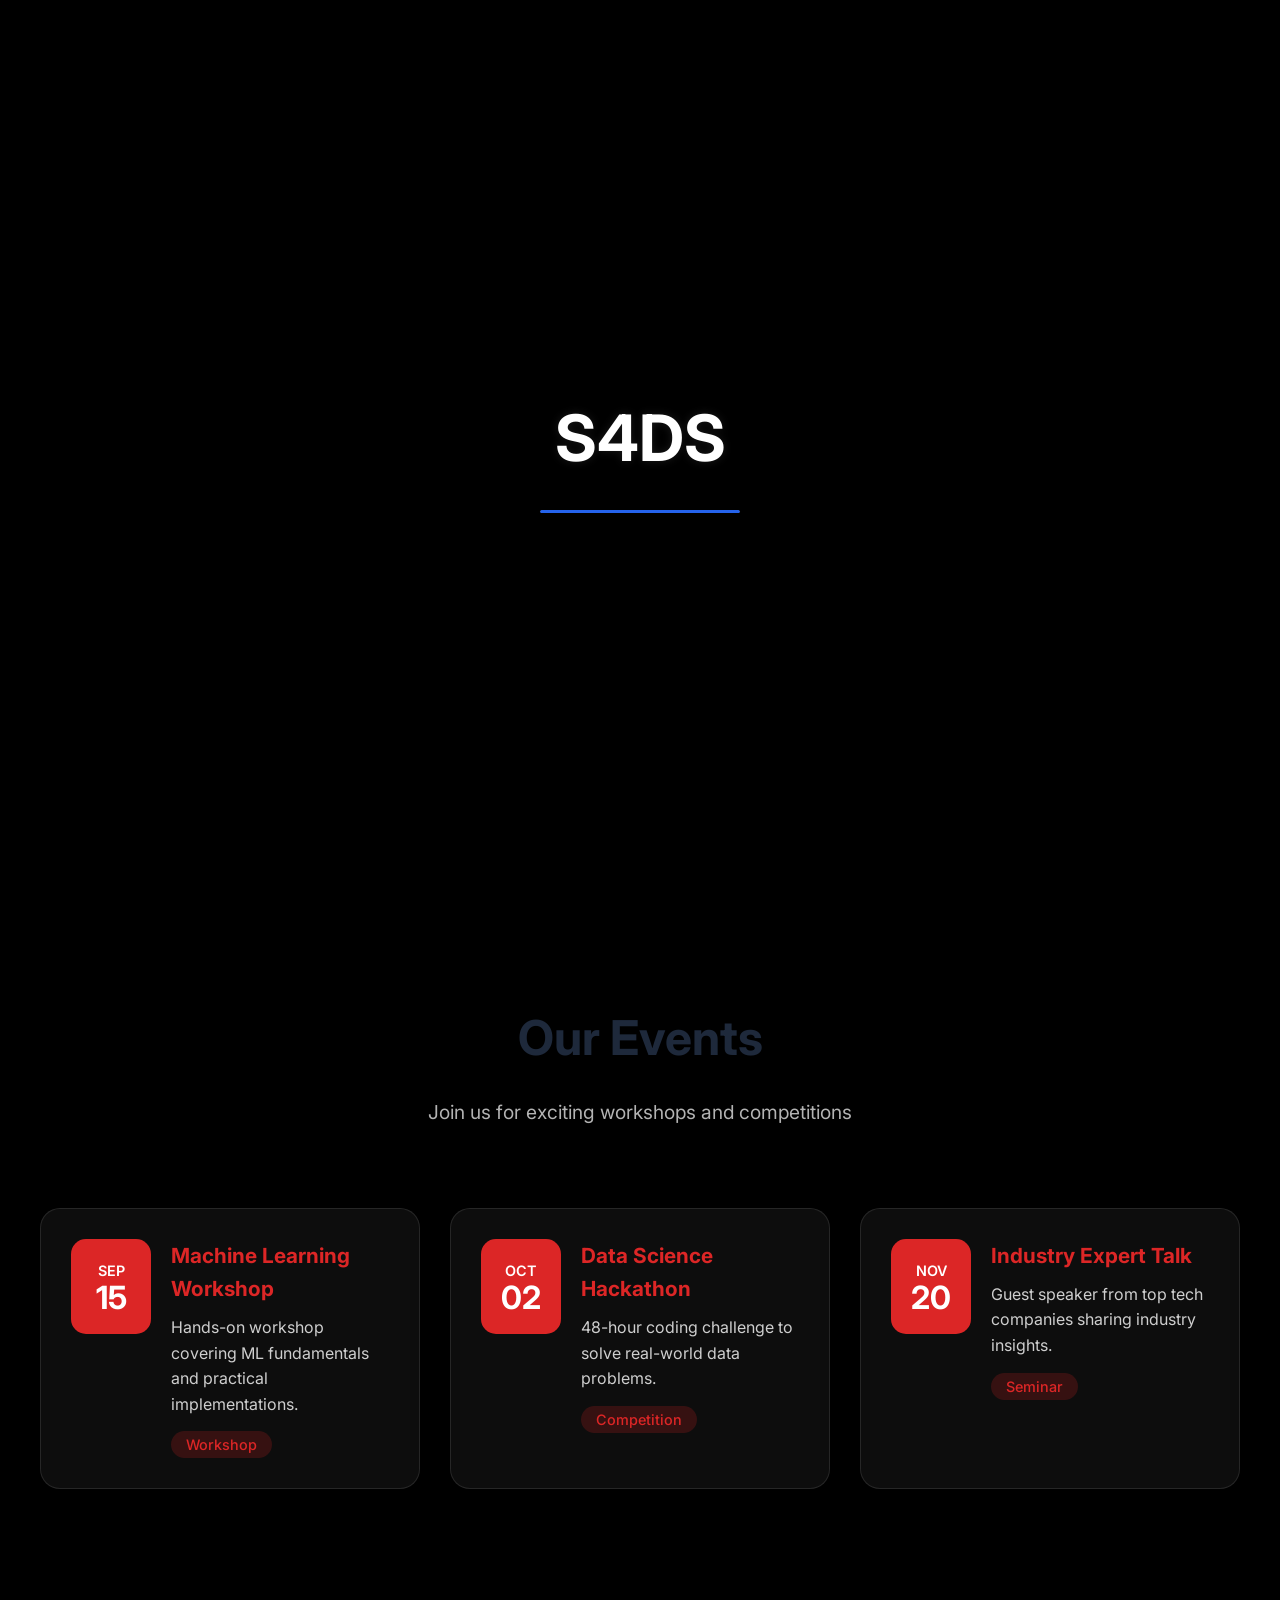
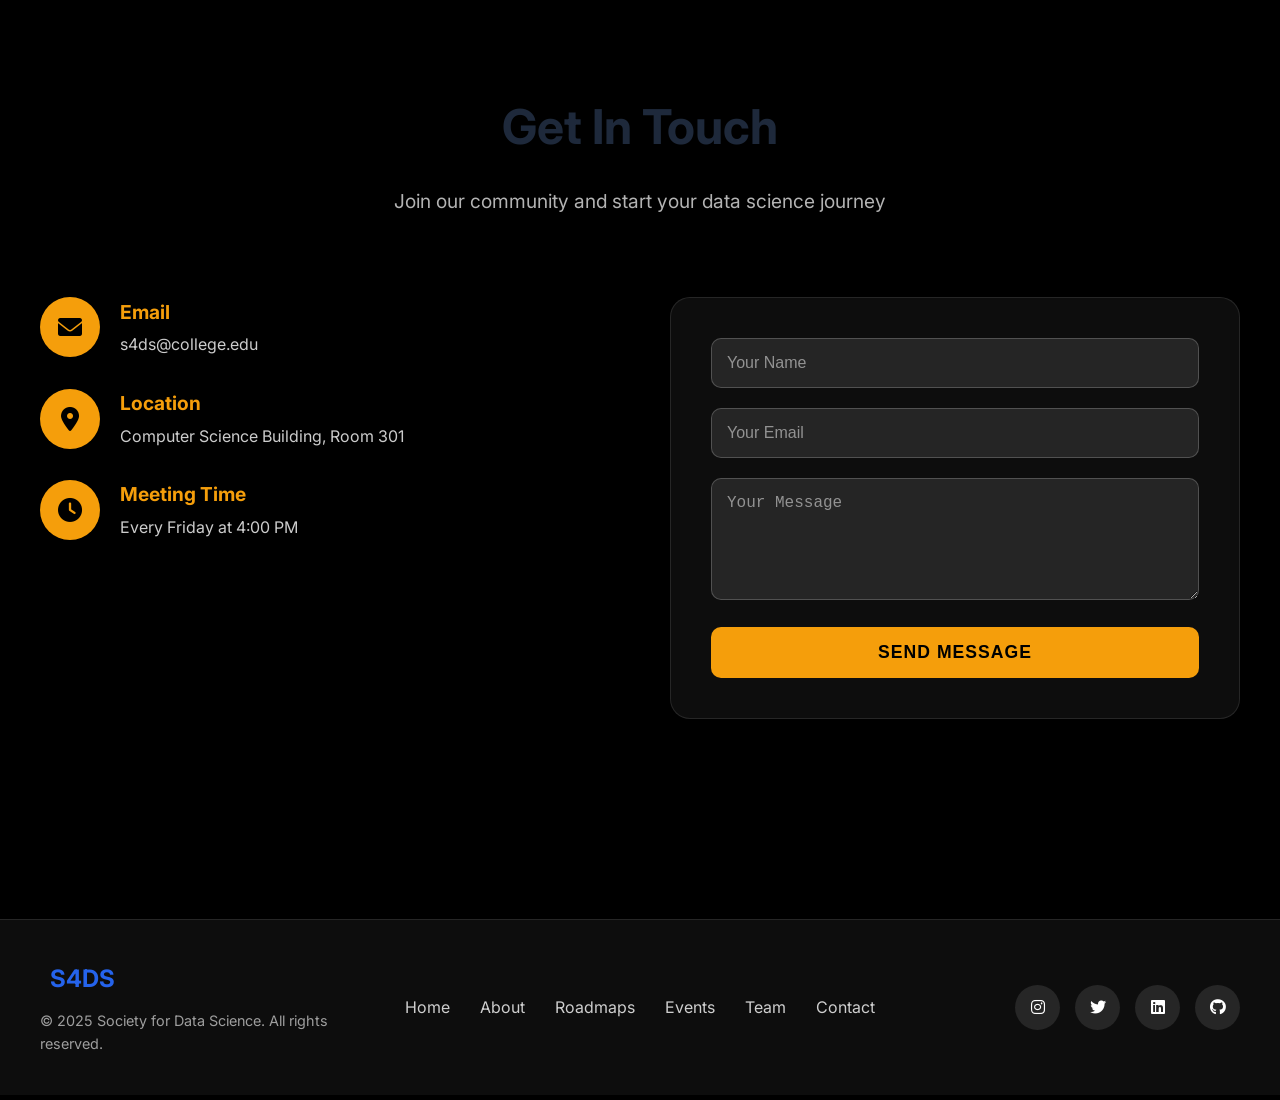
<file: index.html>
<!DOCTYPE html>
<html lang="en">
<head>
    <meta charset="UTF-8">
    <meta name="viewport" content="width=device-width, initial-scale=1.0">
    <title>S4DS - Society for Data Science</title>
    <link rel="stylesheet" href="styles.css">
    <link href="https://fonts.googleapis.com/css2?family=Inter:wght@300;400;500;600;700&display=swap" rel="stylesheet">
    <link rel="stylesheet" href="https://cdnjs.cloudflare.com/ajax/libs/font-awesome/6.0.0/css/all.min.css">
</head>
<body>
    <!-- Background Grid -->
    <div class="grid-background"></div>
    
    <!-- Floating Tech Icons -->
    <div class="floating-icons">
        <!-- Orbit 1 - Outer -->
        <i class="fab fa-python orbit-1" style="--angle: 0deg;"></i>
        <i class="fas fa-chart-line orbit-1" style="--angle: 120deg;"></i>
        <i class="fas fa-robot orbit-1" style="--angle: 240deg;"></i>
        
        <!-- Orbit 2 - Middle -->
        <i class="fab fa-js-square orbit-2" style="--angle: 0deg;"></i>
        <i class="fas fa-database orbit-2" style="--angle: 180deg;"></i>
        
        <!-- Orbit 3 - Inner -->
        <i class="fas fa-brain orbit-3" style="--angle: 0deg;"></i>
        <i class="fab fa-react orbit-3" style="--angle: 90deg;"></i>
        <i class="fas fa-code orbit-3" style="--angle: 180deg;"></i>
        <i class="fas fa-server orbit-3" style="--angle: 270deg;"></i>
    </div>

    <!-- Navigation -->
    <nav class="navbar">
        <div class="nav-container">
            <div class="nav-logo">
                <i class="fas fa-chart-network"></i>
                <span>S4DS</span>
            </div>
            <ul class="nav-menu">
                <li class="nav-item"><a href="#home" class="nav-link">Home</a></li>
                <li class="nav-item"><a href="about.html" class="nav-link">About</a></li>
                <li class="nav-item"><a href="roadmaps.html" class="nav-link">Roadmaps</a></li>
                <li class="nav-item"><a href="#events" class="nav-link">Events</a></li>
                <li class="nav-item"><a href="team.html" class="nav-link">Team</a></li>
                <li class="nav-item"><a href="#contact" class="nav-link">Contact</a></li>
            </ul>
            <div class="hamburger">
                <span class="bar"></span>
                <span class="bar"></span>
                <span class="bar"></span>
            </div>
        </div>
    </nav>

    <!-- Hero Section -->
    <section id="home" class="hero">
        <div class="hero-content">
            <h1 class="hero-title">
                <span class="glowing-text">S4DS</span>
            </h1>
            <p class="hero-subtitle">Society for Data Science</p>
            <p class="hero-description">
                Empowering the next generation of data scientists through innovation, 
                collaboration, and cutting-edge technology.
            </p>
            <div class="hero-buttons">
                <button class="cta-button primary">Join Us</button>
                <button class="cta-button secondary">Explore More</button>
            </div>
        </div>
        <div class="scroll-indicator">
            <div class="container">
                <div class="chevron"></div>
                <div class="chevron"></div>
                <div class="chevron"></div>
            </div>
        </div>
    </section>

    <!-- Events Section -->
    <section id="events" class="section">
        <div class="container">
            <div class="section-header">
                <h2 class="section-title">Our Events</h2>
                <p class="section-subtitle">Join us for exciting workshops and competitions</p>
            </div>
            <div class="events-grid">
                <div class="event-card">
                    <div class="event-date">
                        <span class="month">SEP</span>
                        <span class="day">15</span>
                    </div>
                    <div class="event-content">
                        <h3>Machine Learning Workshop</h3>
                        <p>Hands-on workshop covering ML fundamentals and practical implementations.</p>
                        <span class="event-tag">Workshop</span>
                    </div>
                </div>
                <div class="event-card">
                    <div class="event-date">
                        <span class="month">OCT</span>
                        <span class="day">02</span>
                    </div>
                    <div class="event-content">
                        <h3>Data Science Hackathon</h3>
                        <p>48-hour coding challenge to solve real-world data problems.</p>
                        <span class="event-tag">Competition</span>
                    </div>
                </div>
                <div class="event-card">
                    <div class="event-date">
                        <span class="month">NOV</span>
                        <span class="day">20</span>
                    </div>
                    <div class="event-content">
                        <h3>Industry Expert Talk</h3>
                        <p>Guest speaker from top tech companies sharing industry insights.</p>
                        <span class="event-tag">Seminar</span>
                    </div>
                </div>
            </div>
        </div>
    </section>

    <!-- Contact Section -->
    <section id="contact" class="section">
        <div class="container">
            <div class="section-header">
                <h2 class="section-title">Get In Touch</h2>
                <p class="section-subtitle">Join our community and start your data science journey</p>
            </div>
            <div class="contact-grid">
                <div class="contact-info">
                    <div class="contact-item">
                        <div class="contact-icon">
                            <i class="fas fa-envelope"></i>
                        </div>
                        <div class="contact-details">
                            <h4>Email</h4>
                            <p>s4ds@college.edu</p>
                        </div>
                    </div>
                    <div class="contact-item">
                        <div class="contact-icon">
                            <i class="fas fa-map-marker-alt"></i>
                        </div>
                        <div class="contact-details">
                            <h4>Location</h4>
                            <p>Computer Science Building, Room 301</p>
                        </div>
                    </div>
                    <div class="contact-item">
                        <div class="contact-icon">
                            <i class="fas fa-clock"></i>
                        </div>
                        <div class="contact-details">
                            <h4>Meeting Time</h4>
                            <p>Every Friday at 4:00 PM</p>
                        </div>
                    </div>
                </div>
                <div class="contact-form">
                    <form>
                        <div class="form-group">
                            <input type="text" placeholder="Your Name" required>
                        </div>
                        <div class="form-group">
                            <input type="email" placeholder="Your Email" required>
                        </div>
                        <div class="form-group">
                            <textarea placeholder="Your Message" rows="5" required></textarea>
                        </div>
                        <button type="submit" class="form-submit">Send Message</button>
                    </form>
                </div>
            </div>
        </div>
    </section>

    <!-- Footer -->
    <footer class="footer">
        <div class="footer-content">
            <div class="footer-left">
                <div class="footer-logo">
                    <i class="fas fa-chart-network"></i>
                    <span>S4DS</span>
                </div>
                <p>© 2025 Society for Data Science. All rights reserved.</p>
            </div>
            <div class="footer-center">
                <div class="footer-links">
                    <a href="#home">Home</a>
                    <a href="about.html">About</a>
                    <a href="roadmaps.html">Roadmaps</a>
                    <a href="#events">Events</a>
                    <a href="team.html">Team</a>
                    <a href="#contact">Contact</a>
                </div>
            </div>
            <div class="footer-right">
                <div class="social-links">
                    <a href="#"><i class="fab fa-instagram"></i></a>
                    <a href="#"><i class="fab fa-twitter"></i></a>
                    <a href="#"><i class="fab fa-linkedin"></i></a>
                    <a href="#"><i class="fab fa-github"></i></a>
                </div>
            </div>
        </div>
    </footer>

    <!-- Go to Top Button -->
    <button id="goToTop" class="go-to-top">
        <i class="fas fa-chevron-up"></i>
    </button>

    <script src="script.js"></script>
</body>
</html>
</file>
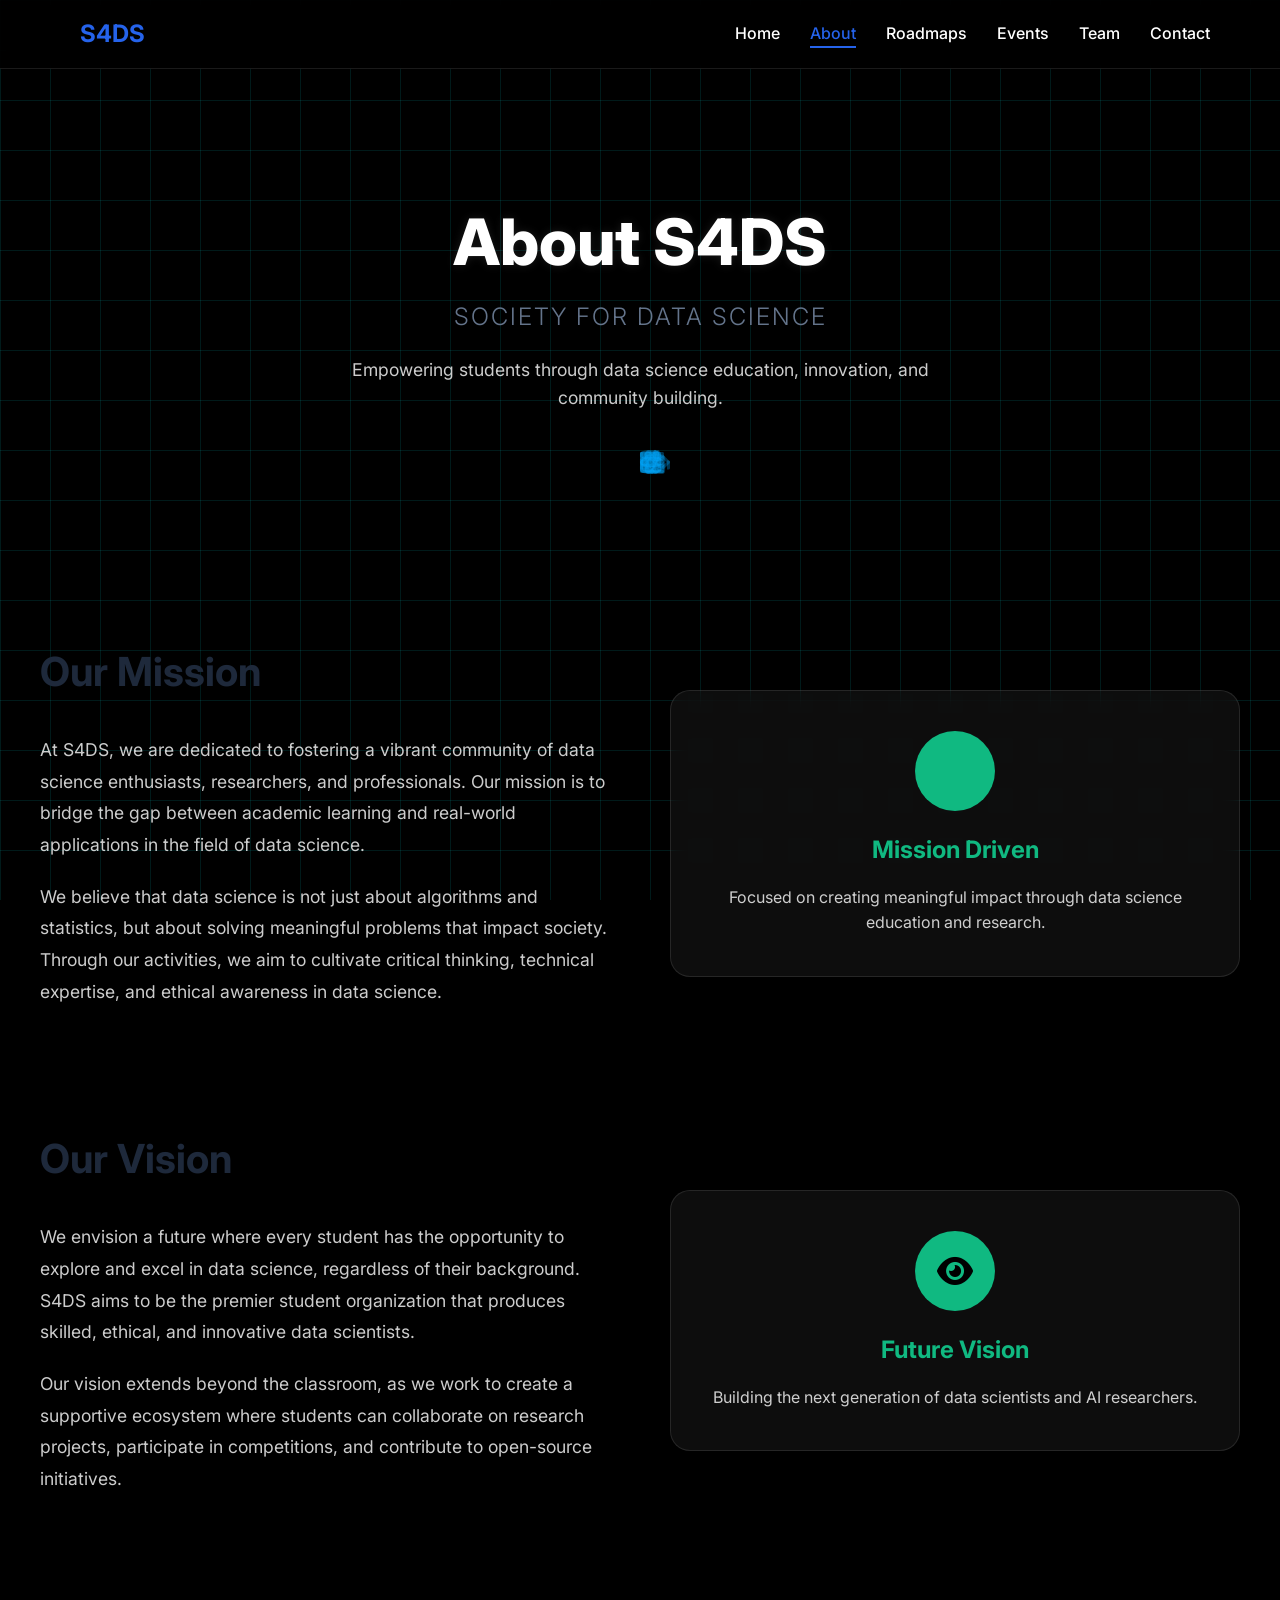
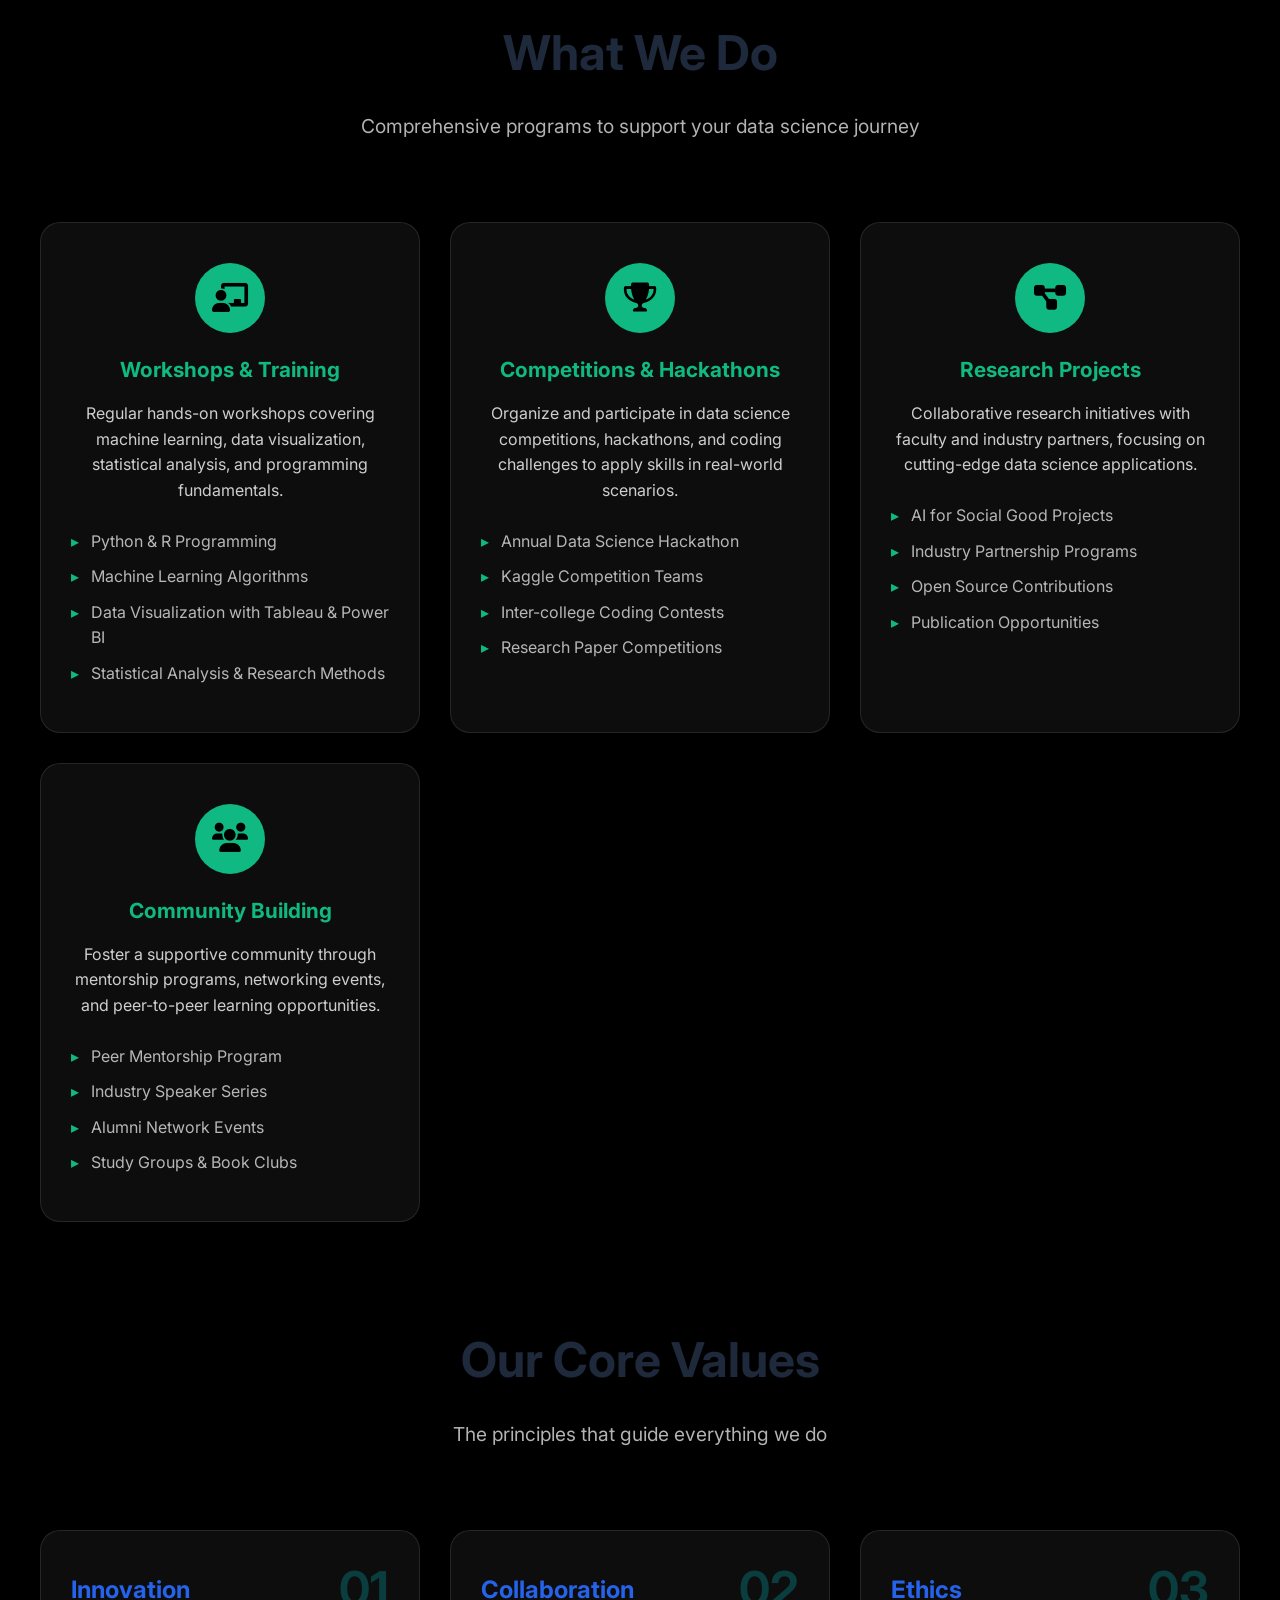
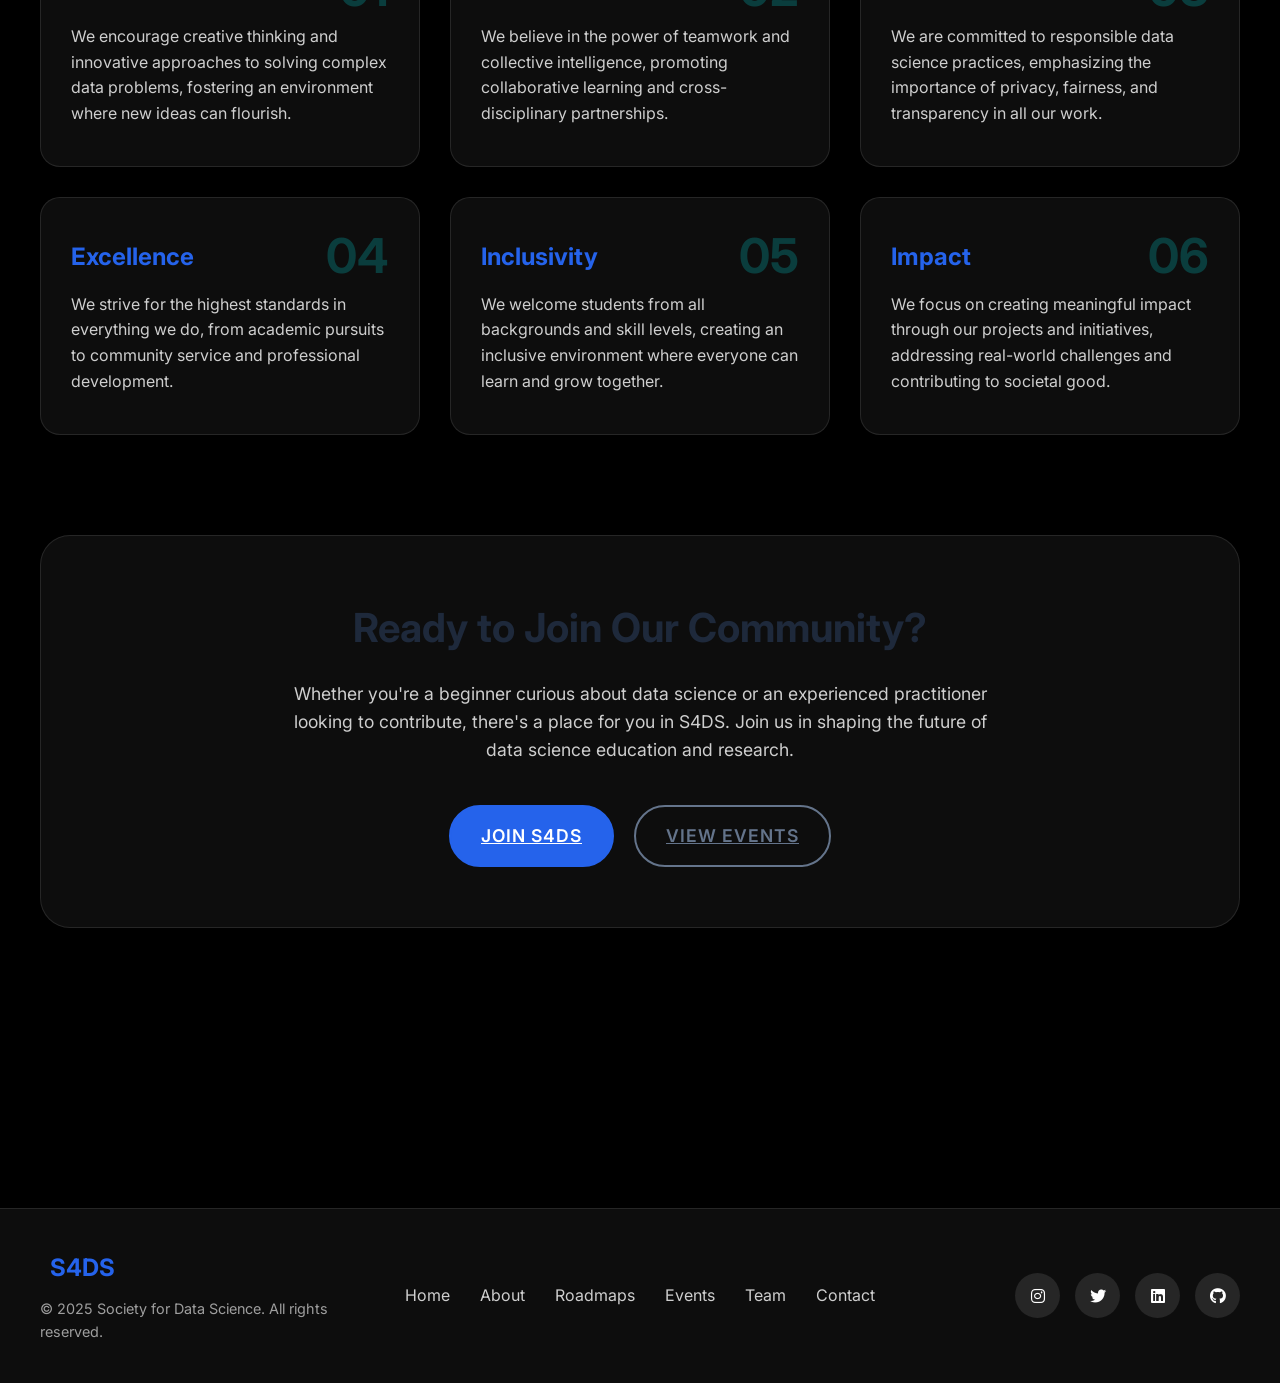
<file: about.html>
<!DOCTYPE html>
<html lang="en">
<head>
    <meta charset="UTF-8">
    <meta name="viewport" content="width=device-width, initial-scale=1.0">
    <title>About Us - S4DS Society for Data Science</title>
    <link rel="stylesheet" href="styles.css">
    <link href="https://fonts.googleapis.com/css2?family=Inter:wght@300;400;500;600;700&display=swap" rel="stylesheet">
    <link rel="stylesheet" href="https://cdnjs.cloudflare.com/ajax/libs/font-awesome/6.0.0/css/all.min.css">
</head>
<body>
    <!-- Background Grid -->
    <div class="grid-background"></div>
    
    <!-- Floating Tech Icons -->
    <div class="floating-icons">
        <!-- Orbit 1 - Outer -->
        <i class="fab fa-python orbit-1" style="--angle: 0deg;"></i>
        <i class="fas fa-chart-line orbit-1" style="--angle: 120deg;"></i>
        <i class="fas fa-robot orbit-1" style="--angle: 240deg;"></i>
        
        <!-- Orbit 2 - Middle -->
        <i class="fab fa-js-square orbit-2" style="--angle: 0deg;"></i>
        <i class="fas fa-database orbit-2" style="--angle: 180deg;"></i>
        
        <!-- Orbit 3 - Inner -->
        <i class="fas fa-brain orbit-3" style="--angle: 0deg;"></i>
        <i class="fab fa-react orbit-3" style="--angle: 90deg;"></i>
        <i class="fas fa-code orbit-3" style="--angle: 180deg;"></i>
        <i class="fas fa-server orbit-3" style="--angle: 270deg;"></i>
    </div>

    <!-- Navigation -->
    <nav class="navbar">
        <div class="nav-container">
            <div class="nav-logo">
                <i class="fas fa-chart-network"></i>
                <span>S4DS</span>
            </div>
            <ul class="nav-menu">
                <li class="nav-item"><a href="index.html" class="nav-link">Home</a></li>
                <li class="nav-item"><a href="about.html" class="nav-link active">About</a></li>
                <li class="nav-item"><a href="roadmaps.html" class="nav-link">Roadmaps</a></li>
                <li class="nav-item"><a href="#events" class="nav-link">Events</a></li>
                <li class="nav-item"><a href="team.html" class="nav-link">Team</a></li>
                <li class="nav-item"><a href="#contact" class="nav-link">Contact</a></li>
            </ul>
            <div class="hamburger">
                <span class="bar"></span>
                <span class="bar"></span>
                <span class="bar"></span>
            </div>
        </div>
    </nav>

    <!-- Page Header -->
    <section class="page-hero">
        <div class="hero-content">
            <h1 class="page-title">
                <span class="glowing-text">About S4DS</span>
            </h1>
            <p class="page-subtitle">Society for Data Science</p>
            <p class="page-description">
                Empowering students through data science education, innovation, and community building.
            </p>
        </div>
    </section>

    <!-- About Main Content -->
    <section class="section">
        <div class="container">
            <!-- Mission Section -->
            <div class="content-section">
                <div class="content-grid">
                    <div class="content-text">
                        <h2 class="content-title">Our Mission</h2>
                        <p class="content-description">
                            At S4DS, we are dedicated to fostering a vibrant community of data science enthusiasts, 
                            researchers, and professionals. Our mission is to bridge the gap between academic learning 
                            and real-world applications in the field of data science.
                        </p>
                        <p class="content-description">
                            We believe that data science is not just about algorithms and statistics, but about 
                            solving meaningful problems that impact society. Through our activities, we aim to 
                            cultivate critical thinking, technical expertise, and ethical awareness in data science.
                        </p>
                    </div>
                    <div class="content-visual">
                        <div class="visual-card">
                            <div class="visual-icon">
                                <i class="fas fa-target"></i>
                            </div>
                            <h3>Mission Driven</h3>
                            <p>Focused on creating meaningful impact through data science education and research.</p>
                        </div>
                    </div>
                </div>
            </div>

            <!-- Vision Section -->
            <div class="content-section reverse">
                <div class="content-grid">
                    <div class="content-visual">
                        <div class="visual-card">
                            <div class="visual-icon">
                                <i class="fas fa-eye"></i>
                            </div>
                            <h3>Future Vision</h3>
                            <p>Building the next generation of data scientists and AI researchers.</p>
                        </div>
                    </div>
                    <div class="content-text">
                        <h2 class="content-title">Our Vision</h2>
                        <p class="content-description">
                            We envision a future where every student has the opportunity to explore and excel in 
                            data science, regardless of their background. S4DS aims to be the premier student 
                            organization that produces skilled, ethical, and innovative data scientists.
                        </p>
                        <p class="content-description">
                            Our vision extends beyond the classroom, as we work to create a supportive ecosystem 
                            where students can collaborate on research projects, participate in competitions, 
                            and contribute to open-source initiatives.
                        </p>
                    </div>
                </div>
            </div>

            <!-- What We Do Section -->
            <div class="section-header">
                <h2 class="section-title">What We Do</h2>
                <p class="section-subtitle">Comprehensive programs to support your data science journey</p>
            </div>

            <div class="activities-grid">
                <div class="activity-card">
                    <div class="activity-icon">
                        <i class="fas fa-chalkboard-teacher"></i>
                    </div>
                    <h3>Workshops & Training</h3>
                    <p>Regular hands-on workshops covering machine learning, data visualization, statistical analysis, and programming fundamentals.</p>
                    <ul class="activity-list">
                        <li>Python & R Programming</li>
                        <li>Machine Learning Algorithms</li>
                        <li>Data Visualization with Tableau & Power BI</li>
                        <li>Statistical Analysis & Research Methods</li>
                    </ul>
                </div>

                <div class="activity-card">
                    <div class="activity-icon">
                        <i class="fas fa-trophy"></i>
                    </div>
                    <h3>Competitions & Hackathons</h3>
                    <p>Organize and participate in data science competitions, hackathons, and coding challenges to apply skills in real-world scenarios.</p>
                    <ul class="activity-list">
                        <li>Annual Data Science Hackathon</li>
                        <li>Kaggle Competition Teams</li>
                        <li>Inter-college Coding Contests</li>
                        <li>Research Paper Competitions</li>
                    </ul>
                </div>

                <div class="activity-card">
                    <div class="activity-icon">
                        <i class="fas fa-project-diagram"></i>
                    </div>
                    <h3>Research Projects</h3>
                    <p>Collaborative research initiatives with faculty and industry partners, focusing on cutting-edge data science applications.</p>
                    <ul class="activity-list">
                        <li>AI for Social Good Projects</li>
                        <li>Industry Partnership Programs</li>
                        <li>Open Source Contributions</li>
                        <li>Publication Opportunities</li>
                    </ul>
                </div>

                <div class="activity-card">
                    <div class="activity-icon">
                        <i class="fas fa-users"></i>
                    </div>
                    <h3>Community Building</h3>
                    <p>Foster a supportive community through mentorship programs, networking events, and peer-to-peer learning opportunities.</p>
                    <ul class="activity-list">
                        <li>Peer Mentorship Program</li>
                        <li>Industry Speaker Series</li>
                        <li>Alumni Network Events</li>
                        <li>Study Groups & Book Clubs</li>
                    </ul>
                </div>
            </div>

            <!-- Values Section -->
            <div class="values-section">
                <div class="section-header">
                    <h2 class="section-title">Our Core Values</h2>
                    <p class="section-subtitle">The principles that guide everything we do</p>
                </div>

                <div class="values-grid">
                    <div class="value-card">
                        <div class="value-number">01</div>
                        <h3>Innovation</h3>
                        <p>We encourage creative thinking and innovative approaches to solving complex data problems, fostering an environment where new ideas can flourish.</p>
                    </div>

                    <div class="value-card">
                        <div class="value-number">02</div>
                        <h3>Collaboration</h3>
                        <p>We believe in the power of teamwork and collective intelligence, promoting collaborative learning and cross-disciplinary partnerships.</p>
                    </div>

                    <div class="value-card">
                        <div class="value-number">03</div>
                        <h3>Ethics</h3>
                        <p>We are committed to responsible data science practices, emphasizing the importance of privacy, fairness, and transparency in all our work.</p>
                    </div>

                    <div class="value-card">
                        <div class="value-number">04</div>
                        <h3>Excellence</h3>
                        <p>We strive for the highest standards in everything we do, from academic pursuits to community service and professional development.</p>
                    </div>

                    <div class="value-card">
                        <div class="value-number">05</div>
                        <h3>Inclusivity</h3>
                        <p>We welcome students from all backgrounds and skill levels, creating an inclusive environment where everyone can learn and grow together.</p>
                    </div>

                    <div class="value-card">
                        <div class="value-number">06</div>
                        <h3>Impact</h3>
                        <p>We focus on creating meaningful impact through our projects and initiatives, addressing real-world challenges and contributing to societal good.</p>
                    </div>
                </div>
            </div>

            <!-- Join Us Section -->
            <div class="join-section">
                <div class="join-content">
                    <h2 class="join-title">Ready to Join Our Community?</h2>
                    <p class="join-description">
                        Whether you're a beginner curious about data science or an experienced practitioner looking to contribute, 
                        there's a place for you in S4DS. Join us in shaping the future of data science education and research.
                    </p>
                    <div class="join-buttons">
                        <a href="#contact" class="cta-button primary">Join S4DS</a>
                        <a href="index.html#events" class="cta-button secondary">View Events</a>
                    </div>
                </div>
            </div>
        </div>
    </section>

    <!-- Footer -->
    <footer class="footer">
        <div class="footer-content">
            <div class="footer-left">
                <div class="footer-logo">
                    <i class="fas fa-chart-network"></i>
                    <span>S4DS</span>
                </div>
                <p>© 2025 Society for Data Science. All rights reserved.</p>
            </div>
            <div class="footer-center">
                <div class="footer-links">
                    <a href="index.html">Home</a>
                    <a href="about.html">About</a>
                    <a href="roadmaps.html">Roadmaps</a>
                    <a href="index.html#events">Events</a>
                    <a href="team.html">Team</a>
                    <a href="index.html#contact">Contact</a>
                </div>
            </div>
            <div class="footer-right">
                <div class="social-links">
                    <a href="#"><i class="fab fa-instagram"></i></a>
                    <a href="#"><i class="fab fa-twitter"></i></a>
                    <a href="#"><i class="fab fa-linkedin"></i></a>
                    <a href="#"><i class="fab fa-github"></i></a>
                </div>
            </div>
        </div>
    </footer>

    <script src="script.js"></script>
</body>
</html>
</file>
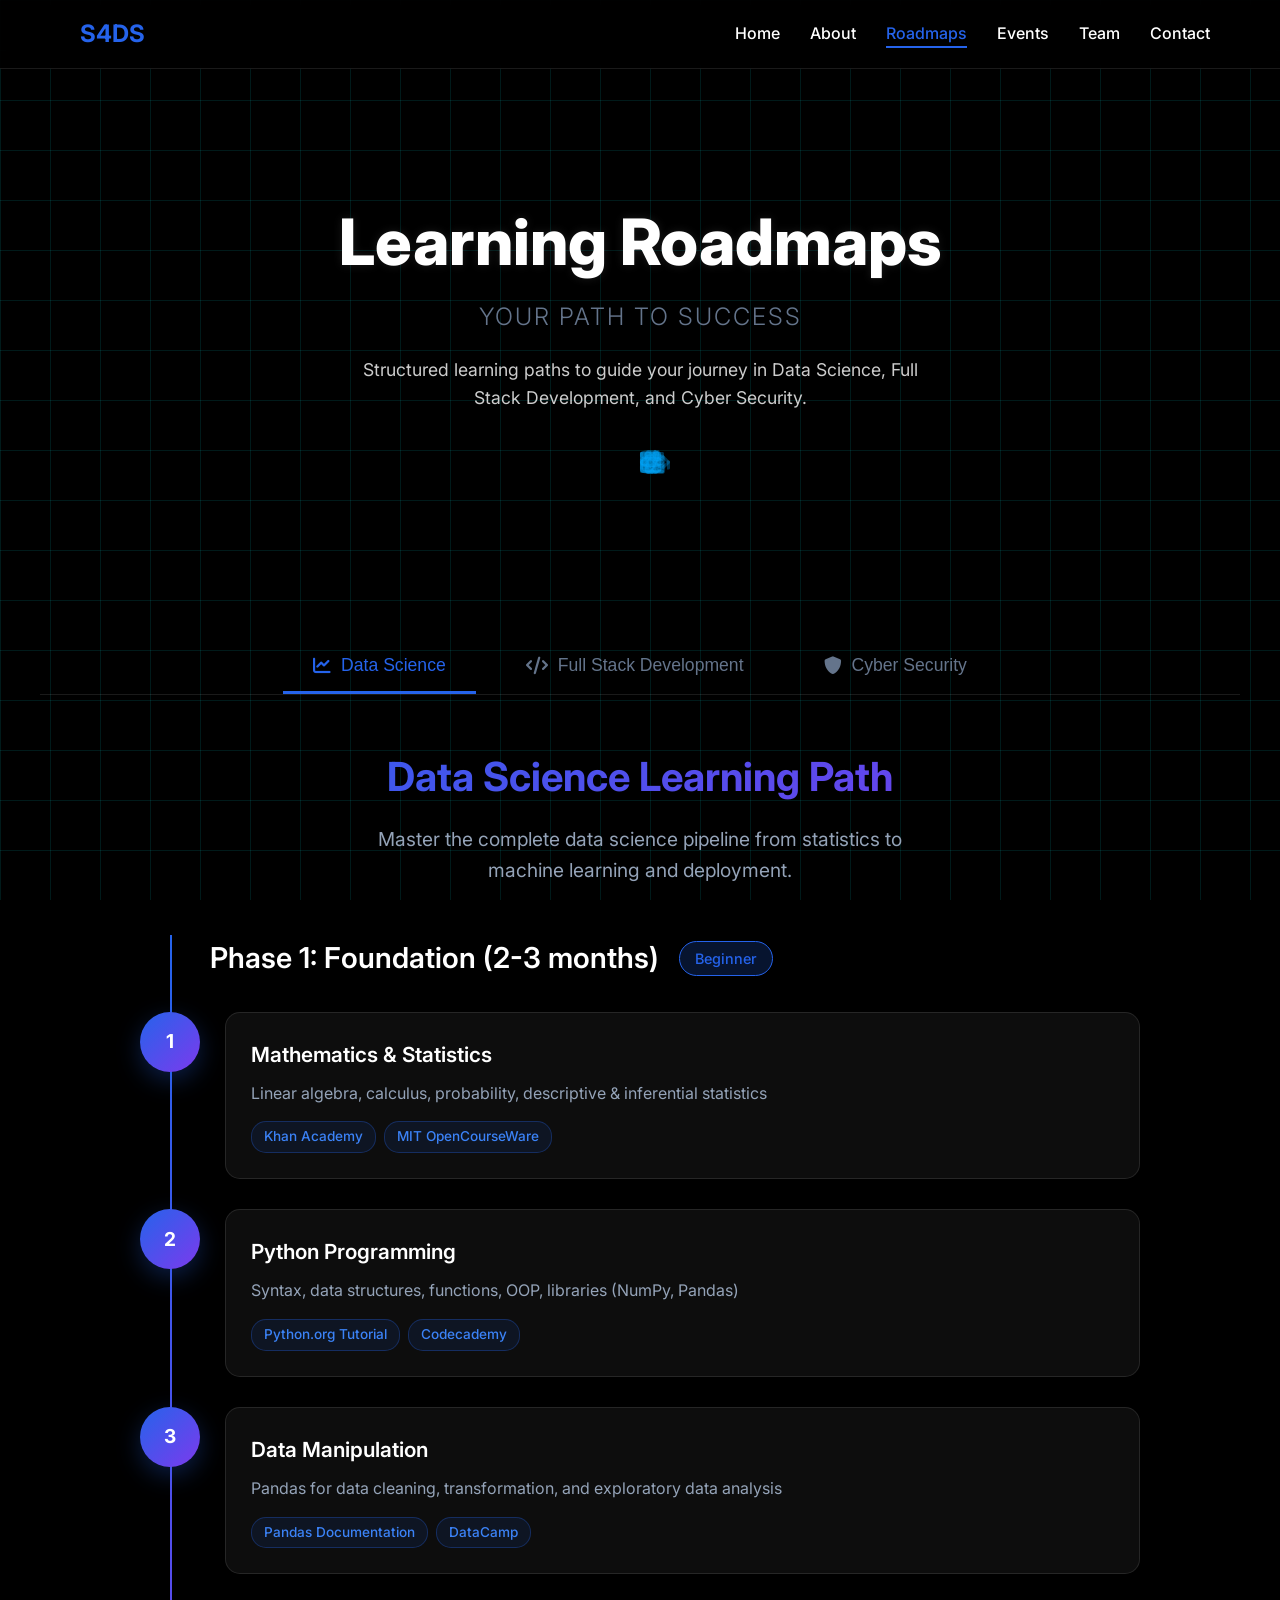
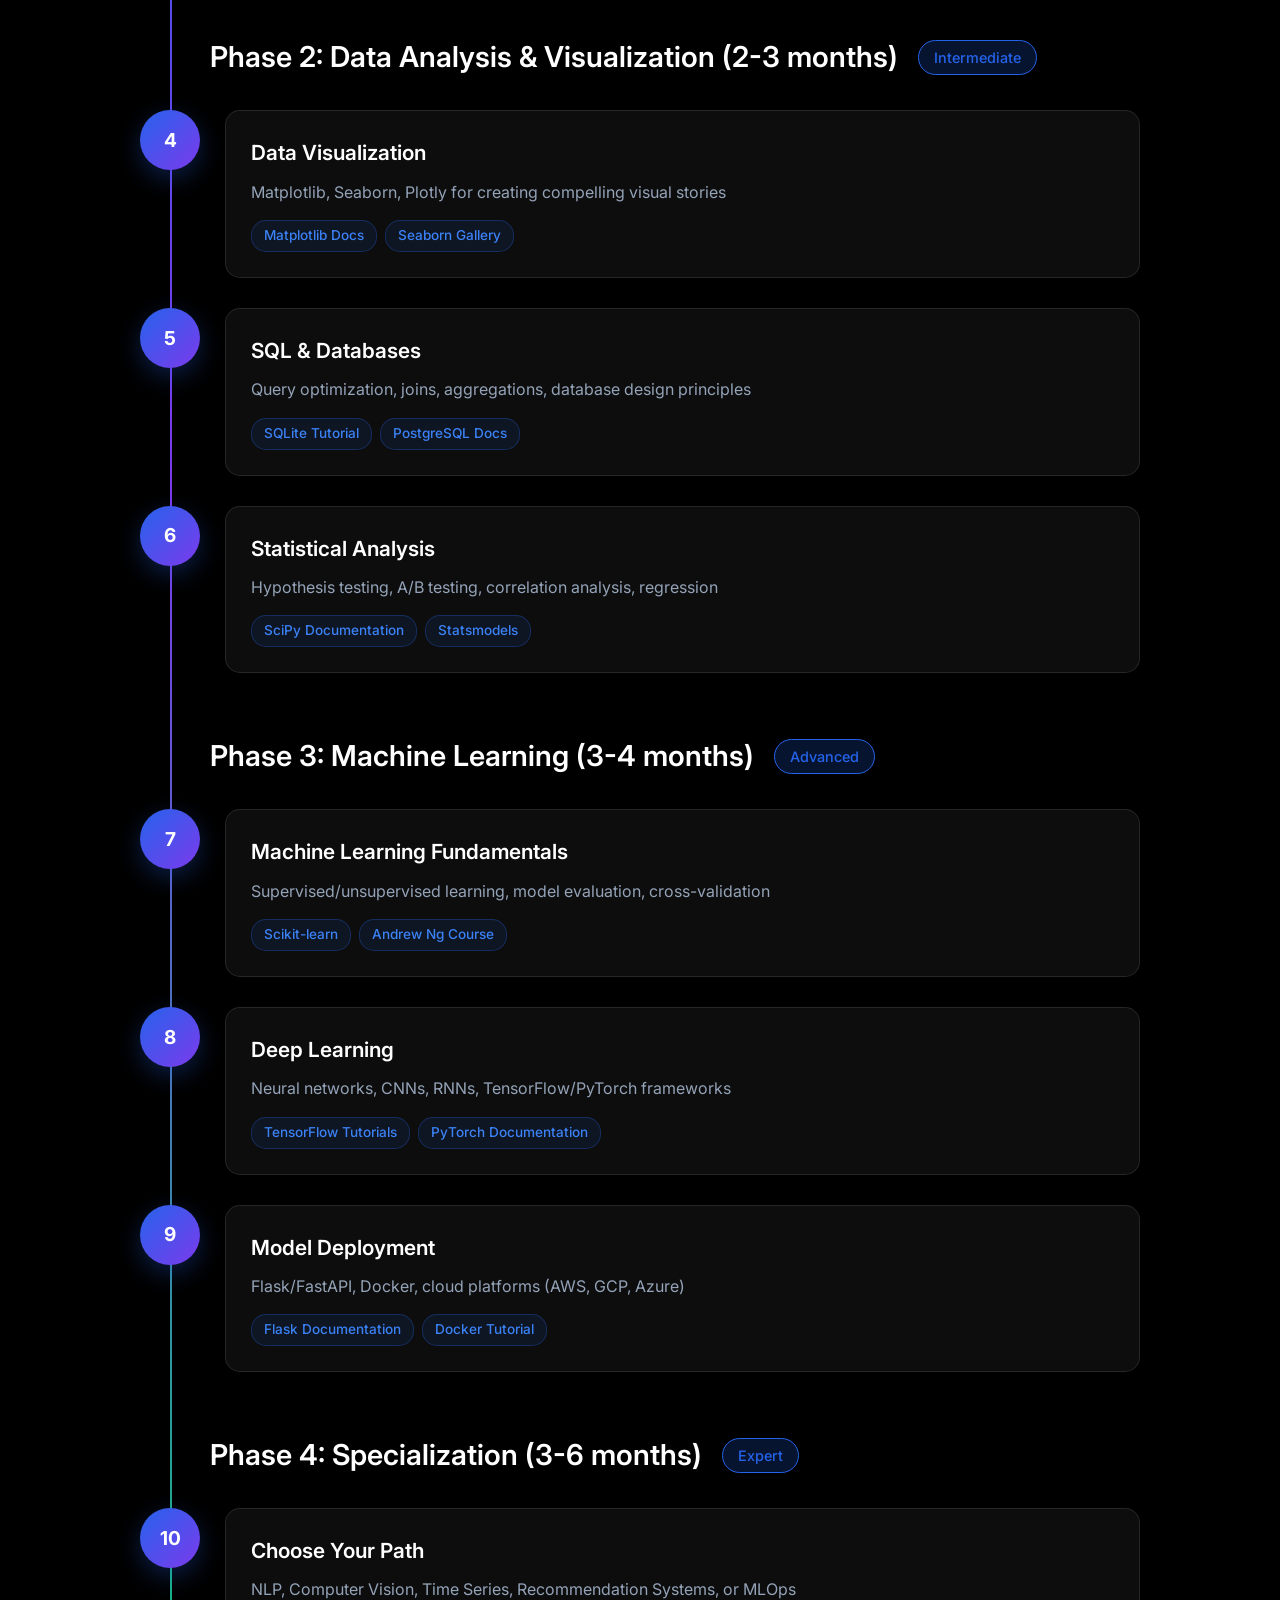
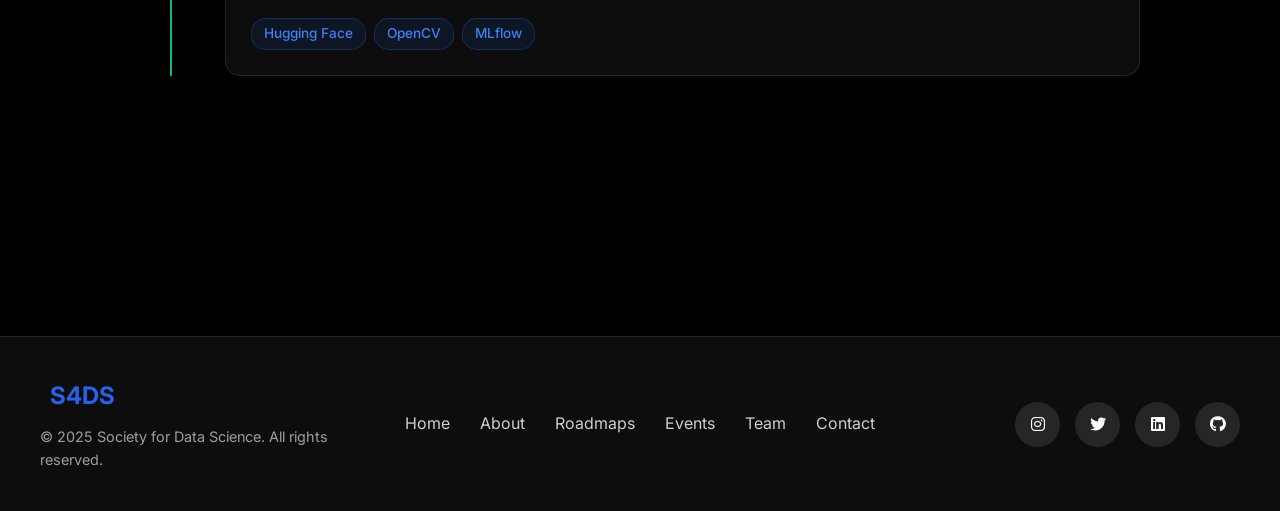
<file: roadmaps.html>
<!DOCTYPE html>
<html lang="en">
<head>
    <meta charset="UTF-8">
    <meta name="viewport" content="width=device-width, initial-scale=1.0">
    <title>Learning Roadmaps - S4DS Society for Data Science</title>
    <link rel="stylesheet" href="styles.css">
    <link href="https://fonts.googleapis.com/css2?family=Inter:wght@300;400;500;600;700&display=swap" rel="stylesheet">
    <link rel="stylesheet" href="https://cdnjs.cloudflare.com/ajax/libs/font-awesome/6.0.0/css/all.min.css">
</head>
<body>
    <!-- Background Grid -->
    <div class="grid-background"></div>
    
    <!-- Floating Tech Icons -->
    <div class="floating-icons">
        <!-- Orbit 1 - Outer -->
        <i class="fab fa-python orbit-1" style="--angle: 0deg;"></i>
        <i class="fas fa-chart-line orbit-1" style="--angle: 120deg;"></i>
        <i class="fas fa-robot orbit-1" style="--angle: 240deg;"></i>
        
        <!-- Orbit 2 - Middle -->
        <i class="fab fa-js-square orbit-2" style="--angle: 0deg;"></i>
        <i class="fas fa-database orbit-2" style="--angle: 180deg;"></i>
        
        <!-- Orbit 3 - Inner -->
        <i class="fas fa-brain orbit-3" style="--angle: 0deg;"></i>
        <i class="fab fa-react orbit-3" style="--angle: 90deg;"></i>
        <i class="fas fa-code orbit-3" style="--angle: 180deg;"></i>
        <i class="fas fa-server orbit-3" style="--angle: 270deg;"></i>
    </div>

    <!-- Navigation -->
    <nav class="navbar">
        <div class="nav-container">
            <div class="nav-logo">
                <i class="fas fa-chart-network"></i>
                <span>S4DS</span>
            </div>
            <ul class="nav-menu">
                <li class="nav-item"><a href="index.html" class="nav-link">Home</a></li>
                <li class="nav-item"><a href="about.html" class="nav-link">About</a></li>
                <li class="nav-item"><a href="roadmaps.html" class="nav-link active">Roadmaps</a></li>
                <li class="nav-item"><a href="#events" class="nav-link">Events</a></li>
                <li class="nav-item"><a href="team.html" class="nav-link">Team</a></li>
                <li class="nav-item"><a href="#contact" class="nav-link">Contact</a></li>
            </ul>
            <div class="hamburger">
                <span class="bar"></span>
                <span class="bar"></span>
                <span class="bar"></span>
            </div>
        </div>
    </nav>

    <!-- Page Header -->
    <section class="page-hero">
        <div class="hero-content">
            <h1 class="page-title">
                <span class="glowing-text">Learning Roadmaps</span>
            </h1>
            <p class="page-subtitle">Your Path to Success</p>
            <p class="page-description">
                Structured learning paths to guide your journey in Data Science, Full Stack Development, and Cyber Security.
            </p>
        </div>
    </section>

    <!-- Roadmaps Selection -->
    <section class="section">
        <div class="container">
            <div class="roadmap-tabs">
                <button class="tab-button active" data-tab="data-science" onclick="showRoadmap('data-science')">
                    <i class="fas fa-chart-line"></i>
                    Data Science
                </button>
                <button class="tab-button" data-tab="full-stack" onclick="showRoadmap('full-stack')">
                    <i class="fas fa-code"></i>
                    Full Stack Development
                </button>
                <button class="tab-button" data-tab="cyber-security" onclick="showRoadmap('cyber-security')">
                    <i class="fas fa-shield-alt"></i>
                    Cyber Security
                </button>
            </div>

            <!-- Data Science Roadmap -->
            <div id="data-science" class="roadmap-content active">
                <div class="roadmap-header">
                    <h2>Data Science Learning Path</h2>
                    <p>Master the complete data science pipeline from statistics to machine learning and deployment.</p>
                </div>

                <div class="roadmap-timeline">
                    <!-- Foundation Phase -->
                    <div class="phase-section">
                        <div class="phase-header">
                            <h3>Phase 1: Foundation (2-3 months)</h3>
                            <span class="phase-duration">Beginner</span>
                        </div>
                        <div class="roadmap-steps">
                            <div class="step-item">
                                <div class="step-number">1</div>
                                <div class="step-content">
                                    <h4>Mathematics & Statistics</h4>
                                    <p>Linear algebra, calculus, probability, descriptive & inferential statistics</p>
                                    <div class="step-resources">
                                        <span class="resource-tag">Khan Academy</span>
                                        <span class="resource-tag">MIT OpenCourseWare</span>
                                    </div>
                                </div>
                            </div>
                            <div class="step-item">
                                <div class="step-number">2</div>
                                <div class="step-content">
                                    <h4>Python Programming</h4>
                                    <p>Syntax, data structures, functions, OOP, libraries (NumPy, Pandas)</p>
                                    <div class="step-resources">
                                        <span class="resource-tag">Python.org Tutorial</span>
                                        <span class="resource-tag">Codecademy</span>
                                    </div>
                                </div>
                            </div>
                            <div class="step-item">
                                <div class="step-number">3</div>
                                <div class="step-content">
                                    <h4>Data Manipulation</h4>
                                    <p>Pandas for data cleaning, transformation, and exploratory data analysis</p>
                                    <div class="step-resources">
                                        <span class="resource-tag">Pandas Documentation</span>
                                        <span class="resource-tag">DataCamp</span>
                                    </div>
                                </div>
                            </div>
                        </div>
                    </div>

                    <!-- Intermediate Phase -->
                    <div class="phase-section">
                        <div class="phase-header">
                            <h3>Phase 2: Data Analysis & Visualization (2-3 months)</h3>
                            <span class="phase-duration">Intermediate</span>
                        </div>
                        <div class="roadmap-steps">
                            <div class="step-item">
                                <div class="step-number">4</div>
                                <div class="step-content">
                                    <h4>Data Visualization</h4>
                                    <p>Matplotlib, Seaborn, Plotly for creating compelling visual stories</p>
                                    <div class="step-resources">
                                        <span class="resource-tag">Matplotlib Docs</span>
                                        <span class="resource-tag">Seaborn Gallery</span>
                                    </div>
                                </div>
                            </div>
                            <div class="step-item">
                                <div class="step-number">5</div>
                                <div class="step-content">
                                    <h4>SQL & Databases</h4>
                                    <p>Query optimization, joins, aggregations, database design principles</p>
                                    <div class="step-resources">
                                        <span class="resource-tag">SQLite Tutorial</span>
                                        <span class="resource-tag">PostgreSQL Docs</span>
                                    </div>
                                </div>
                            </div>
                            <div class="step-item">
                                <div class="step-number">6</div>
                                <div class="step-content">
                                    <h4>Statistical Analysis</h4>
                                    <p>Hypothesis testing, A/B testing, correlation analysis, regression</p>
                                    <div class="step-resources">
                                        <span class="resource-tag">SciPy Documentation</span>
                                        <span class="resource-tag">Statsmodels</span>
                                    </div>
                                </div>
                            </div>
                        </div>
                    </div>

                    <!-- Advanced Phase -->
                    <div class="phase-section">
                        <div class="phase-header">
                            <h3>Phase 3: Machine Learning (3-4 months)</h3>
                            <span class="phase-duration">Advanced</span>
                        </div>
                        <div class="roadmap-steps">
                            <div class="step-item">
                                <div class="step-number">7</div>
                                <div class="step-content">
                                    <h4>Machine Learning Fundamentals</h4>
                                    <p>Supervised/unsupervised learning, model evaluation, cross-validation</p>
                                    <div class="step-resources">
                                        <span class="resource-tag">Scikit-learn</span>
                                        <span class="resource-tag">Andrew Ng Course</span>
                                    </div>
                                </div>
                            </div>
                            <div class="step-item">
                                <div class="step-number">8</div>
                                <div class="step-content">
                                    <h4>Deep Learning</h4>
                                    <p>Neural networks, CNNs, RNNs, TensorFlow/PyTorch frameworks</p>
                                    <div class="step-resources">
                                        <span class="resource-tag">TensorFlow Tutorials</span>
                                        <span class="resource-tag">PyTorch Documentation</span>
                                    </div>
                                </div>
                            </div>
                            <div class="step-item">
                                <div class="step-number">9</div>
                                <div class="step-content">
                                    <h4>Model Deployment</h4>
                                    <p>Flask/FastAPI, Docker, cloud platforms (AWS, GCP, Azure)</p>
                                    <div class="step-resources">
                                        <span class="resource-tag">Flask Documentation</span>
                                        <span class="resource-tag">Docker Tutorial</span>
                                    </div>
                                </div>
                            </div>
                        </div>
                    </div>

                    <!-- Specialization Phase -->
                    <div class="phase-section">
                        <div class="phase-header">
                            <h3>Phase 4: Specialization (3-6 months)</h3>
                            <span class="phase-duration">Expert</span>
                        </div>
                        <div class="roadmap-steps">
                            <div class="step-item">
                                <div class="step-number">10</div>
                                <div class="step-content">
                                    <h4>Choose Your Path</h4>
                                    <p>NLP, Computer Vision, Time Series, Recommendation Systems, or MLOps</p>
                                    <div class="step-resources">
                                        <span class="resource-tag">Hugging Face</span>
                                        <span class="resource-tag">OpenCV</span>
                                        <span class="resource-tag">MLflow</span>
                                    </div>
                                </div>
                            </div>
                        </div>
                    </div>
                </div>
            </div>

            <!-- Full Stack Development Roadmap -->
            <div id="full-stack" class="roadmap-content">
                <div class="roadmap-header">
                    <h2>Full Stack Development Learning Path</h2>
                    <p>Build complete web applications from frontend to backend and deployment.</p>
                </div>

                <div class="roadmap-timeline">
                    <!-- Foundation Phase -->
                    <div class="phase-section">
                        <div class="phase-header">
                            <h3>Phase 1: Frontend Fundamentals (2-3 months)</h3>
                            <span class="phase-duration">Beginner</span>
                        </div>
                        <div class="roadmap-steps">
                            <div class="step-item">
                                <div class="step-number">1</div>
                                <div class="step-content">
                                    <h4>HTML & CSS</h4>
                                    <p>Semantic HTML, CSS Grid, Flexbox, responsive design, CSS frameworks</p>
                                    <div class="step-resources">
                                        <span class="resource-tag">MDN Web Docs</span>
                                        <span class="resource-tag">CSS Tricks</span>
                                    </div>
                                </div>
                            </div>
                            <div class="step-item">
                                <div class="step-number">2</div>
                                <div class="step-content">
                                    <h4>JavaScript Fundamentals</h4>
                                    <p>ES6+, DOM manipulation, async/await, modules, error handling</p>
                                    <div class="step-resources">
                                        <span class="resource-tag">JavaScript.info</span>
                                        <span class="resource-tag">FreeCodeCamp</span>
                                    </div>
                                </div>
                            </div>
                            <div class="step-item">
                                <div class="step-number">3</div>
                                <div class="step-content">
                                    <h4>Version Control</h4>
                                    <p>Git, GitHub, branching strategies, collaborative workflows</p>
                                    <div class="step-resources">
                                        <span class="resource-tag">Git Documentation</span>
                                        <span class="resource-tag">GitHub Guides</span>
                                    </div>
                                </div>
                            </div>
                        </div>
                    </div>

                    <!-- Frontend Framework Phase -->
                    <div class="phase-section">
                        <div class="phase-header">
                            <h3>Phase 2: Frontend Framework (2-3 months)</h3>
                            <span class="phase-duration">Intermediate</span>
                        </div>
                        <div class="roadmap-steps">
                            <div class="step-item">
                                <div class="step-number">4</div>
                                <div class="step-content">
                                    <h4>React.js</h4>
                                    <p>Components, hooks, state management, routing, context API</p>
                                    <div class="step-resources">
                                        <span class="resource-tag">React Documentation</span>
                                        <span class="resource-tag">React Router</span>
                                    </div>
                                </div>
                            </div>
                            <div class="step-item">
                                <div class="step-number">5</div>
                                <div class="step-content">
                                    <h4>State Management</h4>
                                    <p>Redux, Zustand, or Context API for complex state handling</p>
                                    <div class="step-resources">
                                        <span class="resource-tag">Redux Toolkit</span>
                                        <span class="resource-tag">Zustand Guide</span>
                                    </div>
                                </div>
                            </div>
                            <div class="step-item">
                                <div class="step-number">6</div>
                                <div class="step-content">
                                    <h4>Build Tools</h4>
                                    <p>Webpack, Vite, npm/yarn, package management, bundling</p>
                                    <div class="step-resources">
                                        <span class="resource-tag">Vite Guide</span>
                                        <span class="resource-tag">Webpack Docs</span>
                                    </div>
                                </div>
                            </div>
                        </div>
                    </div>

                    <!-- Backend Phase -->
                    <div class="phase-section">
                        <div class="phase-header">
                            <h3>Phase 3: Backend Development (3-4 months)</h3>
                            <span class="phase-duration">Advanced</span>
                        </div>
                        <div class="roadmap-steps">
                            <div class="step-item">
                                <div class="step-number">7</div>
                                <div class="step-content">
                                    <h4>Node.js & Express</h4>
                                    <p>Server-side JavaScript, REST APIs, middleware, authentication</p>
                                    <div class="step-resources">
                                        <span class="resource-tag">Node.js Docs</span>
                                        <span class="resource-tag">Express.js Guide</span>
                                    </div>
                                </div>
                            </div>
                            <div class="step-item">
                                <div class="step-number">8</div>
                                <div class="step-content">
                                    <h4>Databases</h4>
                                    <p>MongoDB, PostgreSQL, database design, ORMs (Mongoose, Prisma)</p>
                                    <div class="step-resources">
                                        <span class="resource-tag">MongoDB University</span>
                                        <span class="resource-tag">Prisma Documentation</span>
                                    </div>
                                </div>
                            </div>
                            <div class="step-item">
                                <div class="step-number">9</div>
                                <div class="step-content">
                                    <h4>API Design</h4>
                                    <p>RESTful APIs, GraphQL, API documentation, testing</p>
                                    <div class="step-resources">
                                        <span class="resource-tag">GraphQL Tutorial</span>
                                        <span class="resource-tag">Postman Learning</span>
                                    </div>
                                </div>
                            </div>
                        </div>
                    </div>

                    <!-- Deployment Phase -->
                    <div class="phase-section">
                        <div class="phase-header">
                            <h3>Phase 4: DevOps & Deployment (2-3 months)</h3>
                            <span class="phase-duration">Expert</span>
                        </div>
                        <div class="roadmap-steps">
                            <div class="step-item">
                                <div class="step-number">10</div>
                                <div class="step-content">
                                    <h4>Cloud & Deployment</h4>
                                    <p>AWS/Vercel/Netlify, Docker, CI/CD, monitoring, scaling</p>
                                    <div class="step-resources">
                                        <span class="resource-tag">AWS Documentation</span>
                                        <span class="resource-tag">Docker Tutorial</span>
                                        <span class="resource-tag">GitHub Actions</span>
                                    </div>
                                </div>
                            </div>
                        </div>
                    </div>
                </div>
            </div>

            <!-- Cyber Security Roadmap -->
            <div id="cyber-security" class="roadmap-content">
                <div class="roadmap-header">
                    <h2>Cyber Security Learning Path</h2>
                    <p>Protect digital assets and systems from security threats and vulnerabilities.</p>
                </div>

                <div class="roadmap-timeline">
                    <!-- Foundation Phase -->
                    <div class="phase-section">
                        <div class="phase-header">
                            <h3>Phase 1: Security Fundamentals (2-3 months)</h3>
                            <span class="phase-duration">Beginner</span>
                        </div>
                        <div class="roadmap-steps">
                            <div class="step-item">
                                <div class="step-number">1</div>
                                <div class="step-content">
                                    <h4>Networking Basics</h4>
                                    <p>TCP/IP, DNS, HTTP/HTTPS, firewalls, VPNs, network protocols</p>
                                    <div class="step-resources">
                                        <span class="resource-tag">Cisco Networking</span>
                                        <span class="resource-tag">Wireshark Tutorial</span>
                                    </div>
                                </div>
                            </div>
                            <div class="step-item">
                                <div class="step-number">2</div>
                                <div class="step-content">
                                    <h4>Operating Systems</h4>
                                    <p>Linux/Windows security, command line, file systems, permissions</p>
                                    <div class="step-resources">
                                        <span class="resource-tag">Linux Command Line</span>
                                        <span class="resource-tag">Windows Security</span>
                                    </div>
                                </div>
                            </div>
                            <div class="step-item">
                                <div class="step-number">3</div>
                                <div class="step-content">
                                    <h4>Security Principles</h4>
                                    <p>CIA triad, risk assessment, threat modeling, security frameworks</p>
                                    <div class="step-resources">
                                        <span class="resource-tag">NIST Framework</span>
                                        <span class="resource-tag">OWASP Top 10</span>
                                    </div>
                                </div>
                            </div>
                        </div>
                    </div>

                    <!-- Intermediate Phase -->
                    <div class="phase-section">
                        <div class="phase-header">
                            <h3>Phase 2: Security Tools & Techniques (3-4 months)</h3>
                            <span class="phase-duration">Intermediate</span>
                        </div>
                        <div class="roadmap-steps">
                            <div class="step-item">
                                <div class="step-number">4</div>
                                <div class="step-content">
                                    <h4>Vulnerability Assessment</h4>
                                    <p>Nmap, Nessus, OpenVAS, vulnerability scanning, penetration testing basics</p>
                                    <div class="step-resources">
                                        <span class="resource-tag">Nmap Documentation</span>
                                        <span class="resource-tag">Metasploit Guide</span>
                                    </div>
                                </div>
                            </div>
                            <div class="step-item">
                                <div class="step-number">5</div>
                                <div class="step-content">
                                    <h4>Web Application Security</h4>
                                    <p>SQL injection, XSS, CSRF, authentication, session management</p>
                                    <div class="step-resources">
                                        <span class="resource-tag">OWASP WebGoat</span>
                                        <span class="resource-tag">Burp Suite</span>
                                    </div>
                                </div>
                            </div>
                            <div class="step-item">
                                <div class="step-number">6</div>
                                <div class="step-content">
                                    <h4>Cryptography</h4>
                                    <p>Encryption algorithms, PKI, digital certificates, hashing</p>
                                    <div class="step-resources">
                                        <span class="resource-tag">Cryptography Course</span>
                                        <span class="resource-tag">OpenSSL Tutorial</span>
                                    </div>
                                </div>
                            </div>
                        </div>
                    </div>

                    <!-- Advanced Phase -->
                    <div class="phase-section">
                        <div class="phase-header">
                            <h3>Phase 3: Advanced Security (3-4 months)</h3>
                            <span class="phase-duration">Advanced</span>
                        </div>
                        <div class="roadmap-steps">
                            <div class="step-item">
                                <div class="step-number">7</div>
                                <div class="step-content">
                                    <h4>Incident Response</h4>
                                    <p>SIEM tools, log analysis, forensics, malware analysis</p>
                                    <div class="step-resources">
                                        <span class="resource-tag">Splunk Fundamentals</span>
                                        <span class="resource-tag">SANS FOR508</span>
                                    </div>
                                </div>
                            </div>
                            <div class="step-item">
                                <div class="step-number">8</div>
                                <div class="step-content">
                                    <h4>Cloud Security</h4>
                                    <p>AWS/Azure security, container security, DevSecOps practices</p>
                                    <div class="step-resources">
                                        <span class="resource-tag">AWS Security</span>
                                        <span class="resource-tag">Docker Security</span>
                                    </div>
                                </div>
                            </div>
                            <div class="step-item">
                                <div class="step-number">9</div>
                                <div class="step-content">
                                    <h4>Security Automation</h4>
                                    <p>Python scripting, automation frameworks, security orchestration</p>
                                    <div class="step-resources">
                                        <span class="resource-tag">Python for Security</span>
                                        <span class="resource-tag">SOAR Platforms</span>
                                    </div>
                                </div>
                            </div>
                        </div>
                    </div>

                    <!-- Specialization Phase -->
                    <div class="phase-section">
                        <div class="phase-header">
                            <h3>Phase 4: Specialization & Certification (3-6 months)</h3>
                            <span class="phase-duration">Expert</span>
                        </div>
                        <div class="roadmap-steps">
                            <div class="step-item">
                                <div class="step-number">10</div>
                                <div class="step-content">
                                    <h4>Choose Your Path</h4>
                                    <p>Penetration Testing (CEH, OSCP), GRC (CISSP), or SOC Analyst (CySA+)</p>
                                    <div class="step-resources">
                                        <span class="resource-tag">CompTIA Certifications</span>
                                        <span class="resource-tag">Offensive Security</span>
                                        <span class="resource-tag">ISC2 CISSP</span>
                                    </div>
                                </div>
                            </div>
                        </div>
                    </div>
                </div>
            </div>
        </div>
    </section>

    <!-- Footer -->
    <footer class="footer">
        <div class="footer-content">
            <div class="footer-left">
                <div class="footer-logo">
                    <i class="fas fa-chart-network"></i>
                    <span>S4DS</span>
                </div>
                <p>© 2025 Society for Data Science. All rights reserved.</p>
            </div>
            <div class="footer-center">
                <div class="footer-links">
                    <a href="index.html">Home</a>
                    <a href="about.html">About</a>
                    <a href="roadmaps.html">Roadmaps</a>
                    <a href="index.html#events">Events</a>
                    <a href="team.html">Team</a>
                    <a href="index.html#contact">Contact</a>
                </div>
            </div>
            <div class="footer-right">
                <div class="social-links">
                    <a href="#"><i class="fab fa-instagram"></i></a>
                    <a href="#"><i class="fab fa-twitter"></i></a>
                    <a href="#"><i class="fab fa-linkedin"></i></a>
                    <a href="#"><i class="fab fa-github"></i></a>
                </div>
            </div>
        </div>
    </footer>

    <script src="script.js"></script>
    <script>
        // Backup roadmap tab functionality
        function showRoadmap(tabName) {
            // Hide all roadmap contents
            const allContents = document.querySelectorAll('.roadmap-content');
            allContents.forEach(content => content.classList.remove('active'));
            
            // Remove active class from all buttons
            const allButtons = document.querySelectorAll('.tab-button');
            allButtons.forEach(button => button.classList.remove('active'));
            
            // Show selected content
            const targetContent = document.getElementById(tabName);
            if (targetContent) {
                targetContent.classList.add('active');
            }
            
            // Activate clicked button
            const targetButton = document.querySelector(`[data-tab="${tabName}"]`);
            if (targetButton) {
                targetButton.classList.add('active');
            }
        }
        
        // Add click handlers when DOM is ready
        document.addEventListener('DOMContentLoaded', function() {
            const buttons = document.querySelectorAll('.tab-button');
            buttons.forEach(button => {
                button.addEventListener('click', function() {
                    const tabName = this.getAttribute('data-tab');
                    showRoadmap(tabName);
                });
            });
        });
    </script>
</body>
</html>
</file>
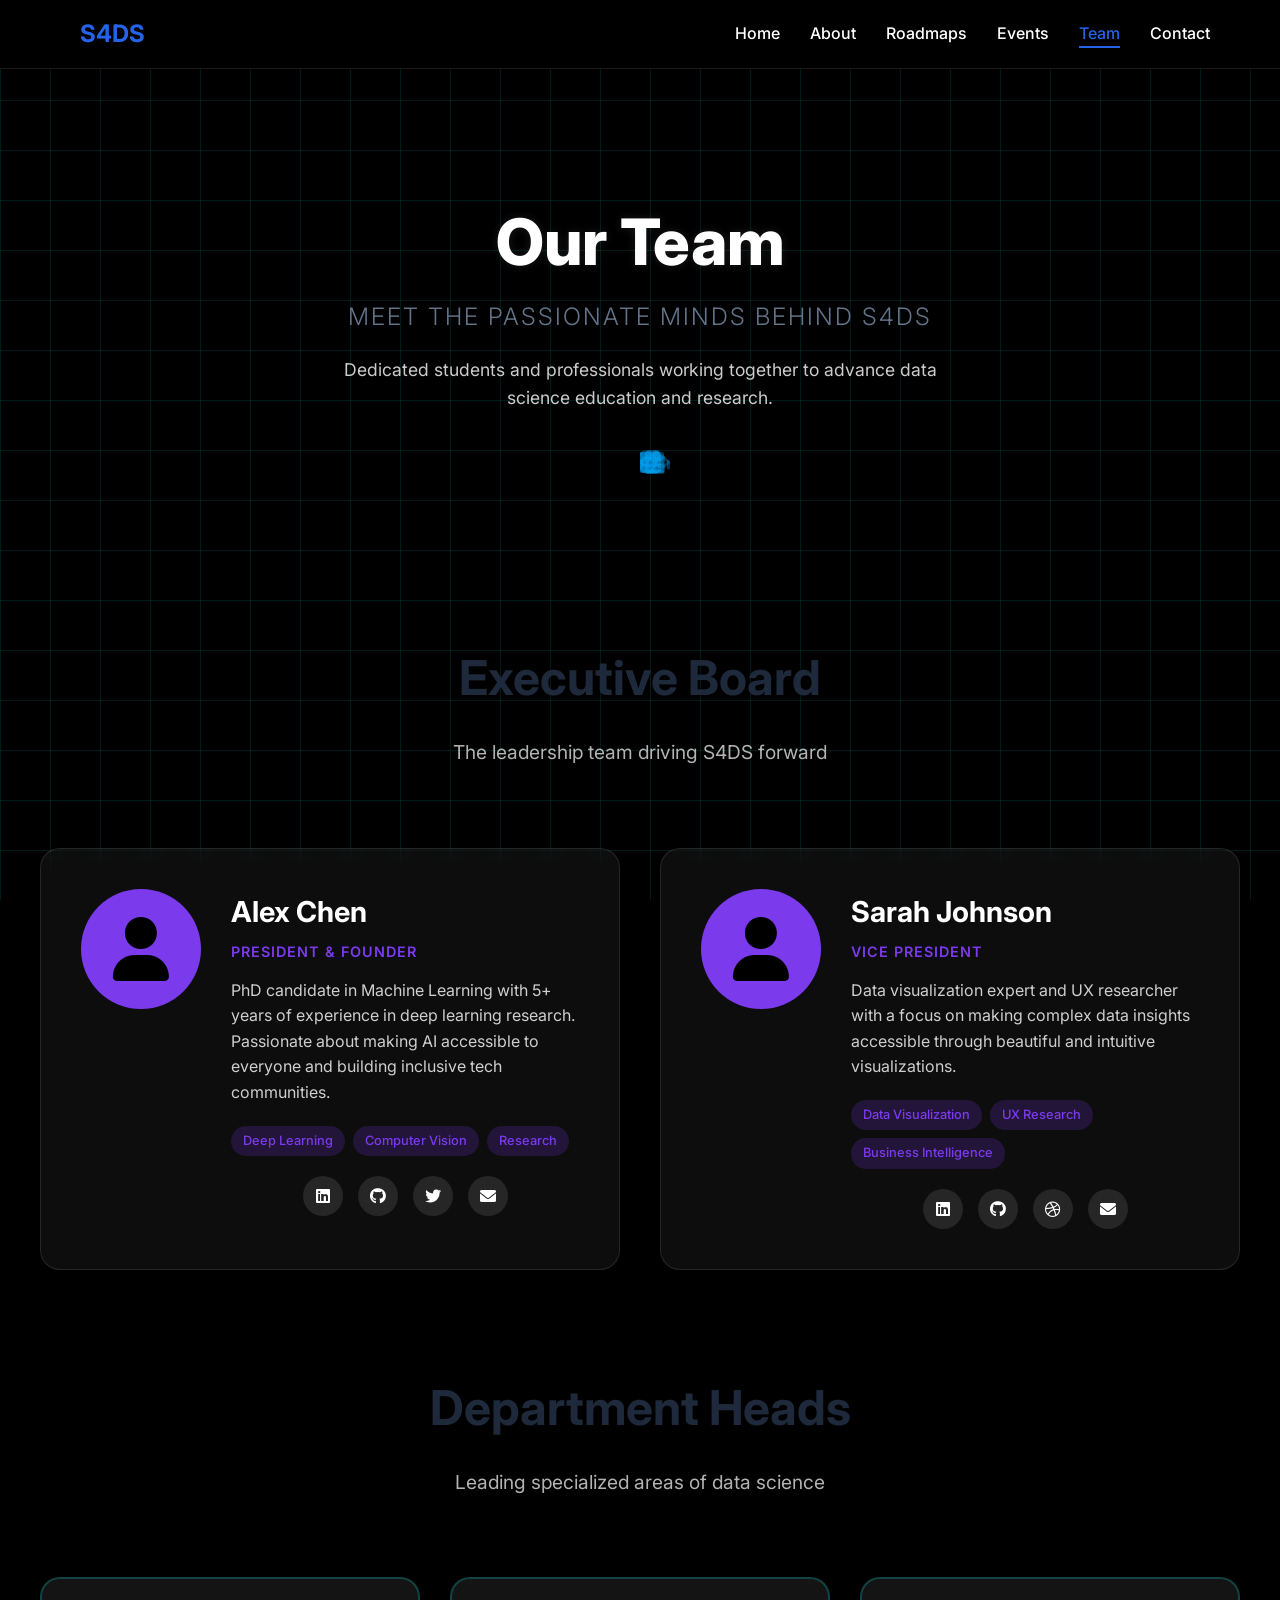
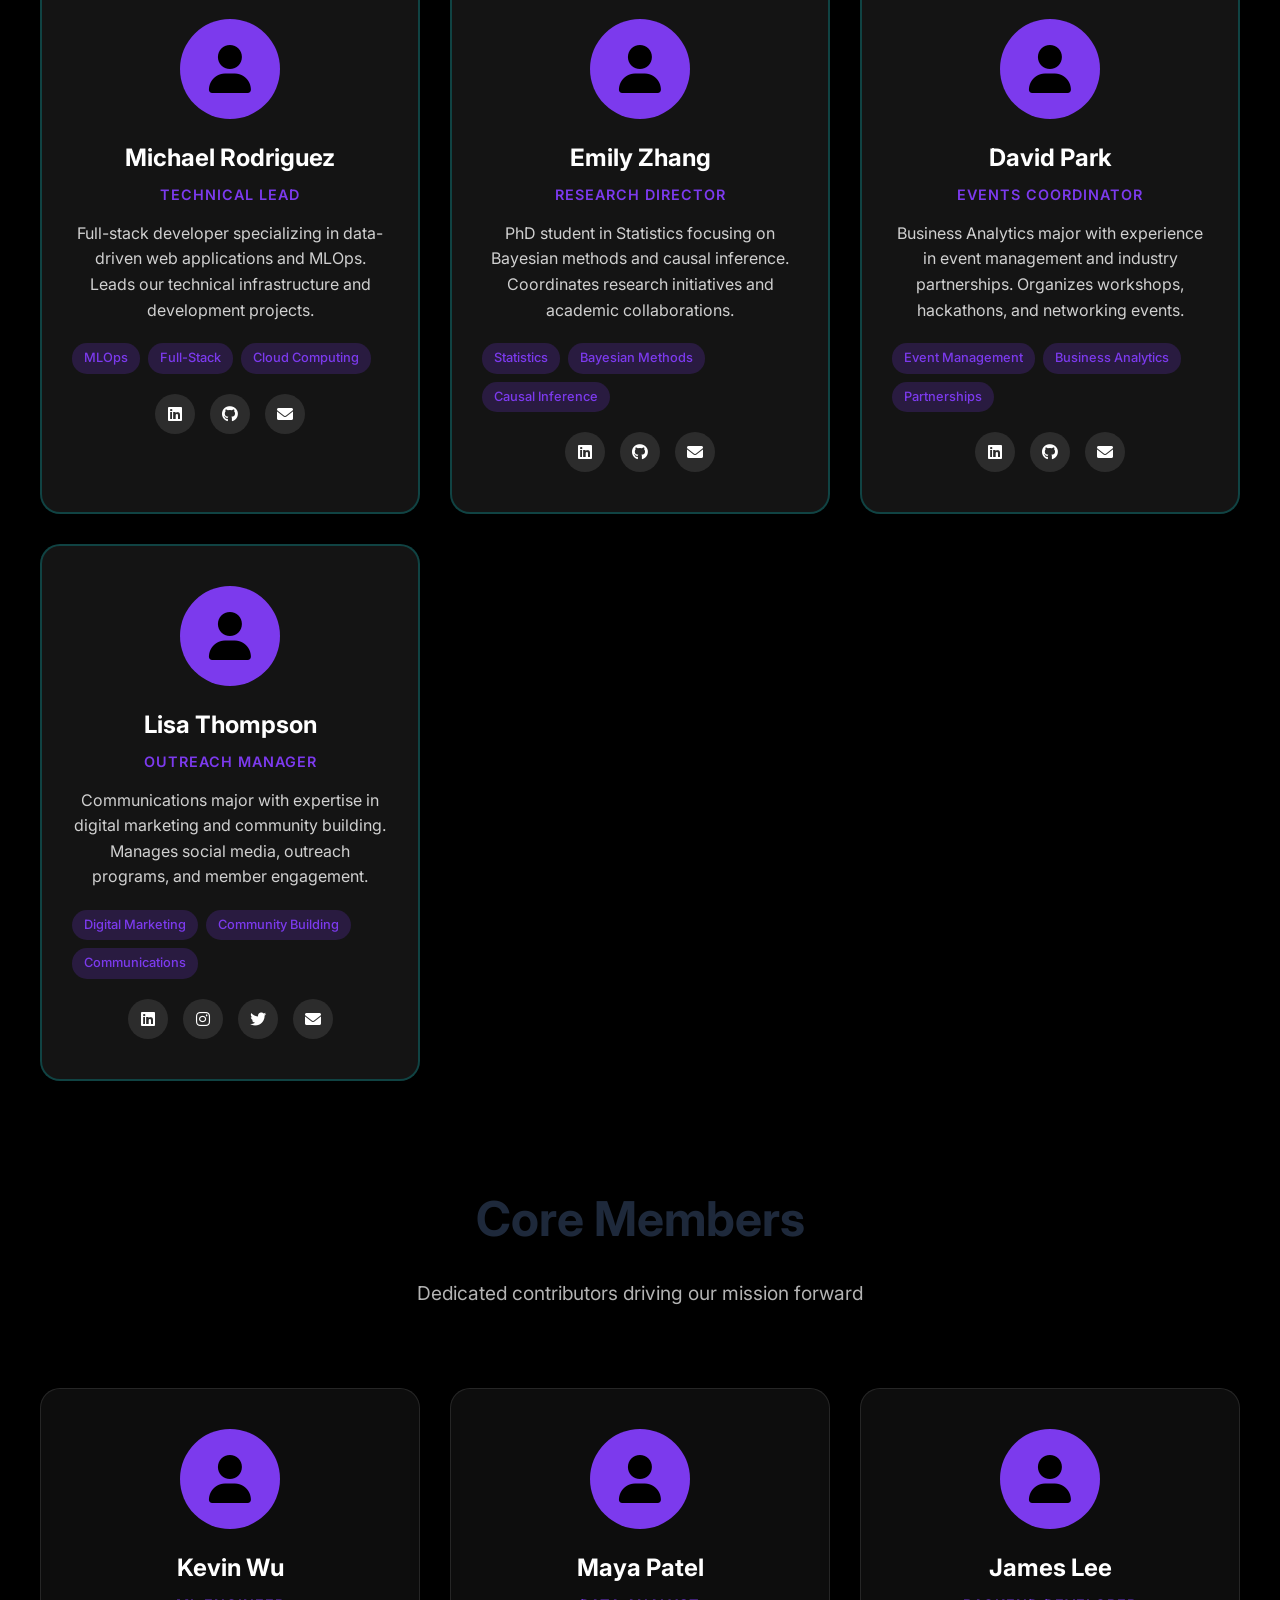
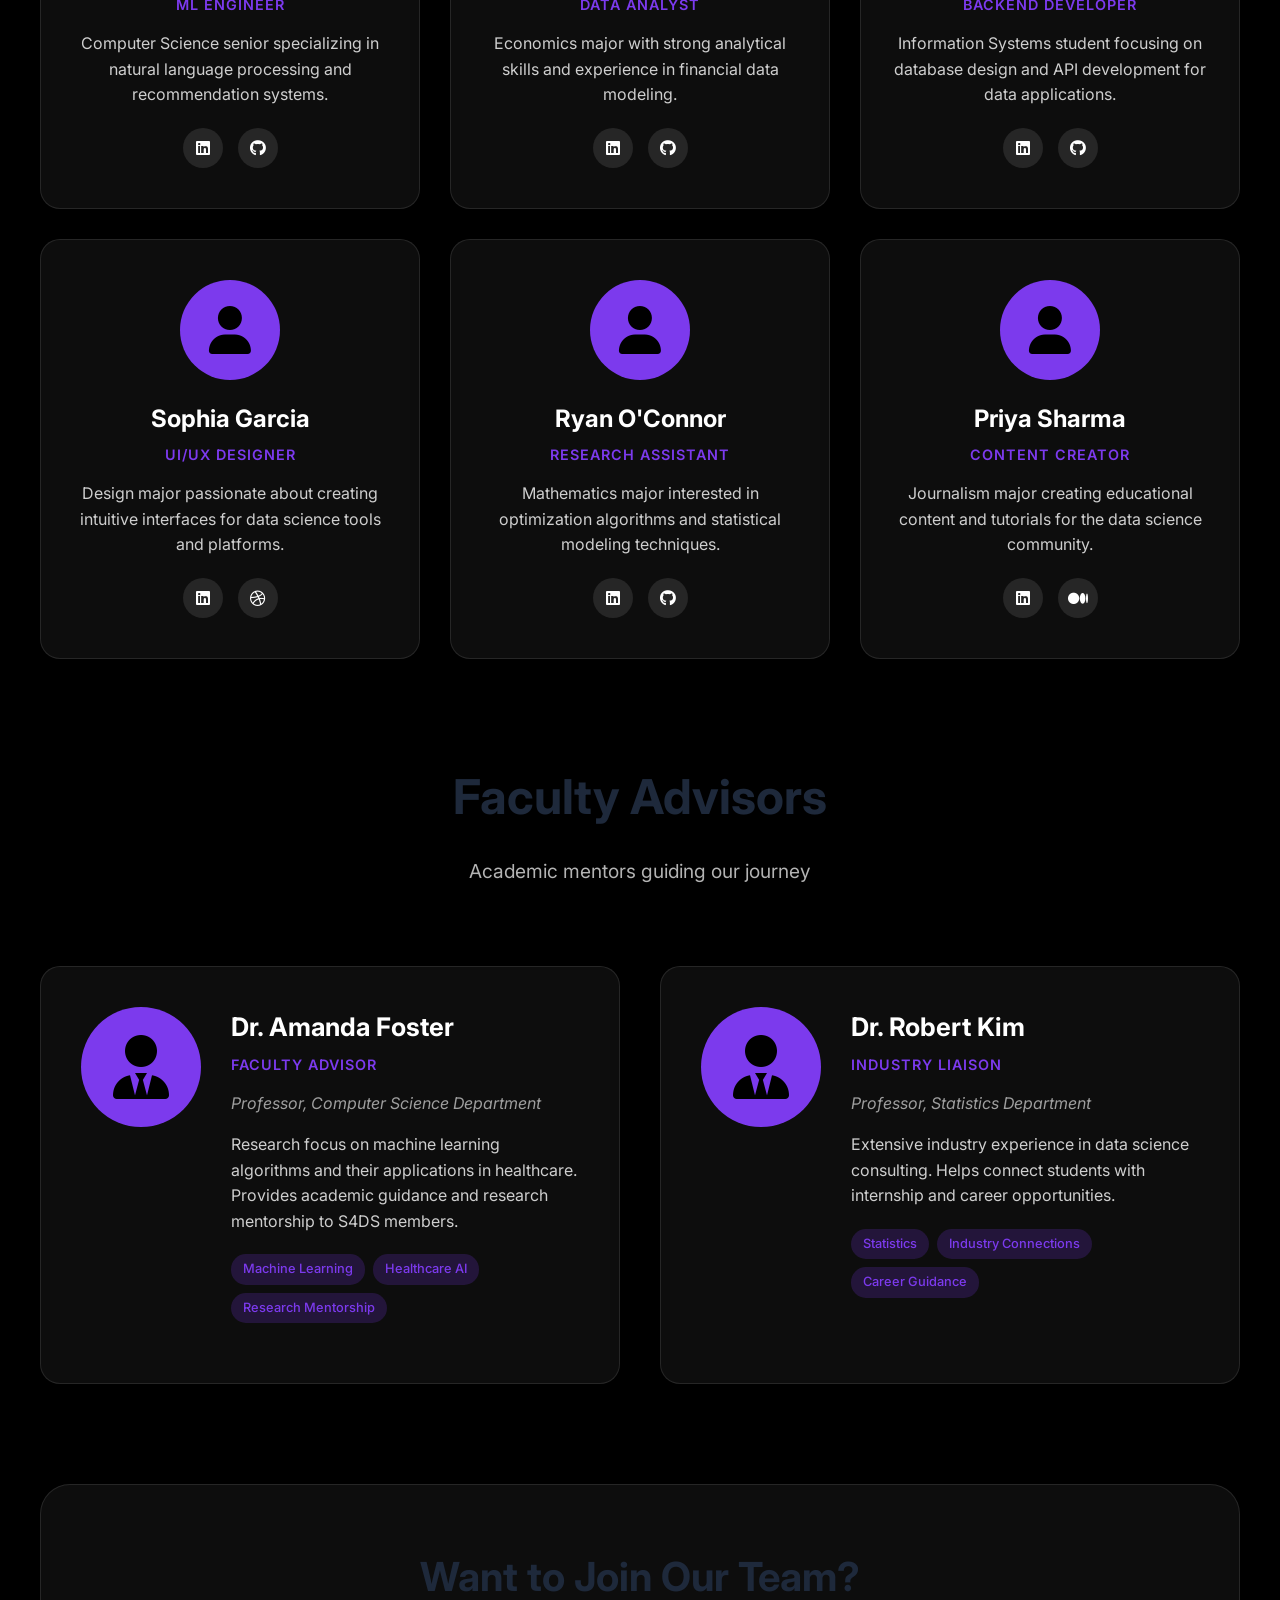
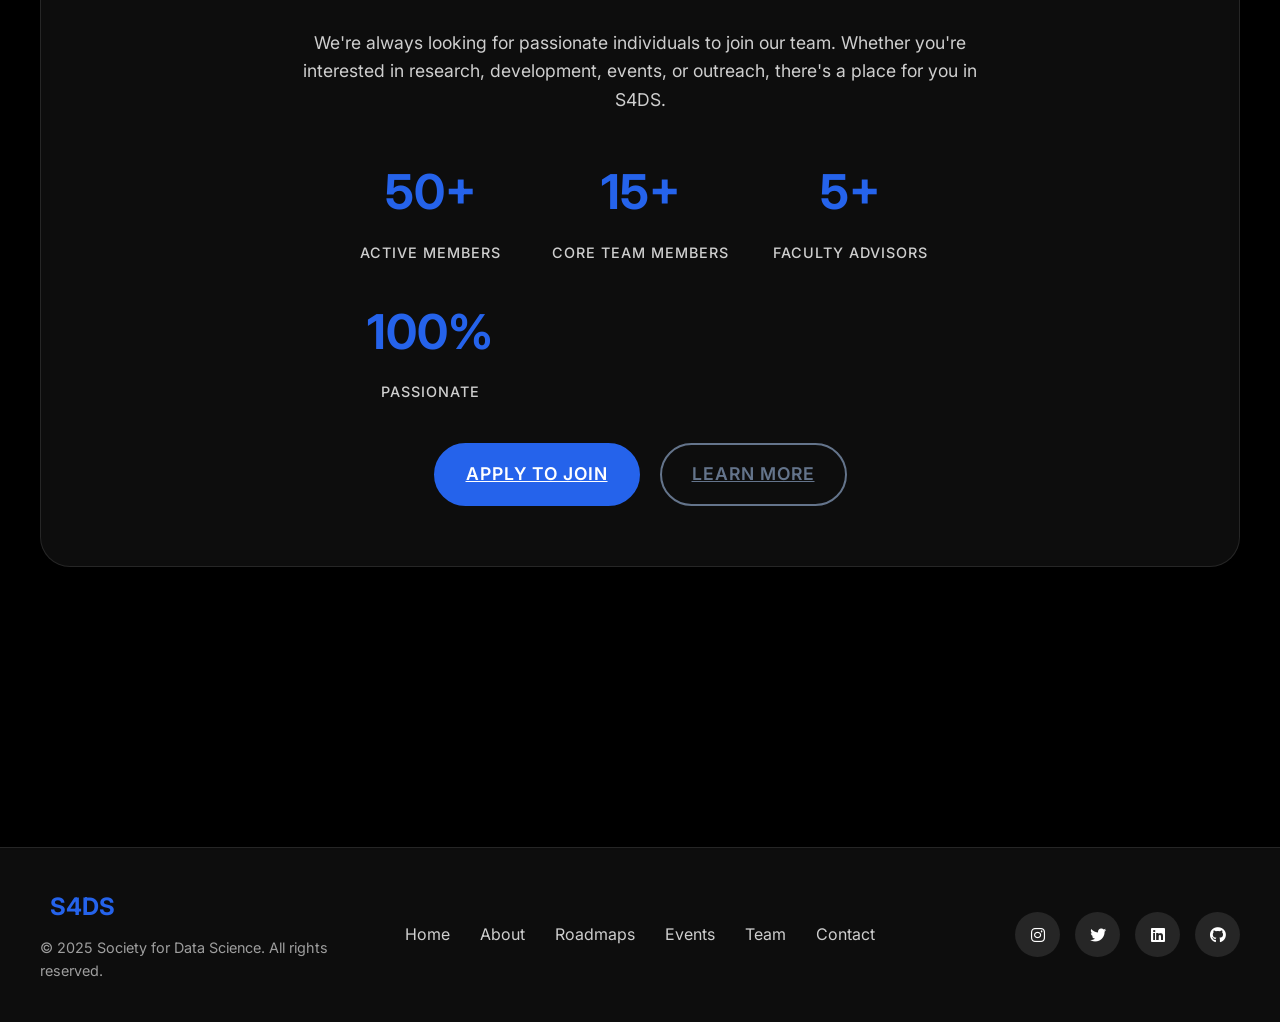
<file: team.html>
<!DOCTYPE html>
<html lang="en">
<head>
    <meta charset="UTF-8">
    <meta name="viewport" content="width=device-width, initial-scale=1.0">
    <title>Our Team - S4DS Society for Data Science</title>
    <link rel="stylesheet" href="styles.css">
    <link href="https://fonts.googleapis.com/css2?family=Inter:wght@300;400;500;600;700&display=swap" rel="stylesheet">
    <link rel="stylesheet" href="https://cdnjs.cloudflare.com/ajax/libs/font-awesome/6.0.0/css/all.min.css">
</head>
<body>
    <!-- Background Grid -->
    <div class="grid-background"></div>
    
    <!-- Floating Tech Icons -->
    <div class="floating-icons">
        <!-- Orbit 1 - Outer -->
        <i class="fab fa-python orbit-1" style="--angle: 0deg;"></i>
        <i class="fas fa-chart-line orbit-1" style="--angle: 120deg;"></i>
        <i class="fas fa-robot orbit-1" style="--angle: 240deg;"></i>
        
        <!-- Orbit 2 - Middle -->
        <i class="fab fa-js-square orbit-2" style="--angle: 0deg;"></i>
        <i class="fas fa-database orbit-2" style="--angle: 180deg;"></i>
        
        <!-- Orbit 3 - Inner -->
        <i class="fas fa-brain orbit-3" style="--angle: 0deg;"></i>
        <i class="fab fa-react orbit-3" style="--angle: 90deg;"></i>
        <i class="fas fa-code orbit-3" style="--angle: 180deg;"></i>
        <i class="fas fa-server orbit-3" style="--angle: 270deg;"></i>
    </div>

    <!-- Navigation -->
    <nav class="navbar">
        <div class="nav-container">
            <div class="nav-logo">
                <i class="fas fa-chart-network"></i>
                <span>S4DS</span>
            </div>
            <ul class="nav-menu">
                <li class="nav-item"><a href="index.html" class="nav-link">Home</a></li>
                <li class="nav-item"><a href="about.html" class="nav-link">About</a></li>
                <li class="nav-item"><a href="roadmaps.html" class="nav-link">Roadmaps</a></li>
                <li class="nav-item"><a href="#events" class="nav-link">Events</a></li>
                <li class="nav-item"><a href="team.html" class="nav-link active">Team</a></li>
                <li class="nav-item"><a href="#contact" class="nav-link">Contact</a></li>
            </ul>
            <div class="hamburger">
                <span class="bar"></span>
                <span class="bar"></span>
                <span class="bar"></span>
            </div>
        </div>
    </nav>

    <!-- Page Header -->
    <section class="page-hero">
        <div class="hero-content">
            <h1 class="page-title">
                <span class="glowing-text">Our Team</span>
            </h1>
            <p class="page-subtitle">Meet the Passionate Minds Behind S4DS</p>
            <p class="page-description">
                Dedicated students and professionals working together to advance data science education and research.
            </p>
        </div>
    </section>

    <!-- Team Content -->
    <section class="section">
        <div class="container">
            <!-- Executive Board -->
            <div class="team-section">
                <div class="section-header">
                    <h2 class="section-title">Executive Board</h2>
                    <p class="section-subtitle">The leadership team driving S4DS forward</p>
                </div>

                <div class="executive-grid">
                    <div class="executive-card">
                        <div class="team-avatar large">
                            <i class="fas fa-user"></i>
                        </div>
                        <div class="executive-info">
                            <h3>Alex Chen</h3>
                            <p class="team-role">President & Founder</p>
                            <p class="team-bio">
                                PhD candidate in Machine Learning with 5+ years of experience in deep learning research. 
                                Passionate about making AI accessible to everyone and building inclusive tech communities.
                            </p>
                            <div class="team-expertise">
                                <span class="expertise-tag">Deep Learning</span>
                                <span class="expertise-tag">Computer Vision</span>
                                <span class="expertise-tag">Research</span>
                            </div>
                            <div class="team-social">
                                <a href="#"><i class="fab fa-linkedin"></i></a>
                                <a href="#"><i class="fab fa-github"></i></a>
                                <a href="#"><i class="fab fa-twitter"></i></a>
                                <a href="#"><i class="fas fa-envelope"></i></a>
                            </div>
                        </div>
                    </div>

                    <div class="executive-card">
                        <div class="team-avatar large">
                            <i class="fas fa-user"></i>
                        </div>
                        <div class="executive-info">
                            <h3>Sarah Johnson</h3>
                            <p class="team-role">Vice President</p>
                            <p class="team-bio">
                                Data visualization expert and UX researcher with a focus on making complex data insights 
                                accessible through beautiful and intuitive visualizations.
                            </p>
                            <div class="team-expertise">
                                <span class="expertise-tag">Data Visualization</span>
                                <span class="expertise-tag">UX Research</span>
                                <span class="expertise-tag">Business Intelligence</span>
                            </div>
                            <div class="team-social">
                                <a href="#"><i class="fab fa-linkedin"></i></a>
                                <a href="#"><i class="fab fa-github"></i></a>
                                <a href="#"><i class="fab fa-dribbble"></i></a>
                                <a href="#"><i class="fas fa-envelope"></i></a>
                            </div>
                        </div>
                    </div>
                </div>
            </div>

            <!-- Department Heads -->
            <div class="team-section">
                <div class="section-header">
                    <h2 class="section-title">Department Heads</h2>
                    <p class="section-subtitle">Leading specialized areas of data science</p>
                </div>

                <div class="team-grid">
                    <div class="team-card enhanced">
                        <div class="team-avatar">
                            <i class="fas fa-user"></i>
                        </div>
                        <h3>Michael Rodriguez</h3>
                        <p class="team-role">Technical Lead</p>
                        <p class="team-bio">
                            Full-stack developer specializing in data-driven web applications and MLOps. 
                            Leads our technical infrastructure and development projects.
                        </p>
                        <div class="team-expertise">
                            <span class="expertise-tag">MLOps</span>
                            <span class="expertise-tag">Full-Stack</span>
                            <span class="expertise-tag">Cloud Computing</span>
                        </div>
                        <div class="team-social">
                            <a href="#"><i class="fab fa-linkedin"></i></a>
                            <a href="#"><i class="fab fa-github"></i></a>
                            <a href="#"><i class="fas fa-envelope"></i></a>
                        </div>
                    </div>

                    <div class="team-card enhanced">
                        <div class="team-avatar">
                            <i class="fas fa-user"></i>
                        </div>
                        <h3>Emily Zhang</h3>
                        <p class="team-role">Research Director</p>
                        <p class="team-bio">
                            PhD student in Statistics focusing on Bayesian methods and causal inference. 
                            Coordinates research initiatives and academic collaborations.
                        </p>
                        <div class="team-expertise">
                            <span class="expertise-tag">Statistics</span>
                            <span class="expertise-tag">Bayesian Methods</span>
                            <span class="expertise-tag">Causal Inference</span>
                        </div>
                        <div class="team-social">
                            <a href="#"><i class="fab fa-linkedin"></i></a>
                            <a href="#"><i class="fab fa-github"></i></a>
                            <a href="#"><i class="fas fa-envelope"></i></a>
                        </div>
                    </div>

                    <div class="team-card enhanced">
                        <div class="team-avatar">
                            <i class="fas fa-user"></i>
                        </div>
                        <h3>David Park</h3>
                        <p class="team-role">Events Coordinator</p>
                        <p class="team-bio">
                            Business Analytics major with experience in event management and industry partnerships. 
                            Organizes workshops, hackathons, and networking events.
                        </p>
                        <div class="team-expertise">
                            <span class="expertise-tag">Event Management</span>
                            <span class="expertise-tag">Business Analytics</span>
                            <span class="expertise-tag">Partnerships</span>
                        </div>
                        <div class="team-social">
                            <a href="#"><i class="fab fa-linkedin"></i></a>
                            <a href="#"><i class="fab fa-github"></i></a>
                            <a href="#"><i class="fas fa-envelope"></i></a>
                        </div>
                    </div>

                    <div class="team-card enhanced">
                        <div class="team-avatar">
                            <i class="fas fa-user"></i>
                        </div>
                        <h3>Lisa Thompson</h3>
                        <p class="team-role">Outreach Manager</p>
                        <p class="team-bio">
                            Communications major with expertise in digital marketing and community building. 
                            Manages social media, outreach programs, and member engagement.
                        </p>
                        <div class="team-expertise">
                            <span class="expertise-tag">Digital Marketing</span>
                            <span class="expertise-tag">Community Building</span>
                            <span class="expertise-tag">Communications</span>
                        </div>
                        <div class="team-social">
                            <a href="#"><i class="fab fa-linkedin"></i></a>
                            <a href="#"><i class="fab fa-instagram"></i></a>
                            <a href="#"><i class="fab fa-twitter"></i></a>
                            <a href="#"><i class="fas fa-envelope"></i></a>
                        </div>
                    </div>
                </div>
            </div>

            <!-- Core Members -->
            <div class="team-section">
                <div class="section-header">
                    <h2 class="section-title">Core Members</h2>
                    <p class="section-subtitle">Dedicated contributors driving our mission forward</p>
                </div>

                <div class="team-grid">
                    <div class="team-card">
                        <div class="team-avatar">
                            <i class="fas fa-user"></i>
                        </div>
                        <h3>Kevin Wu</h3>
                        <p class="team-role">ML Engineer</p>
                        <p class="team-bio">Computer Science senior specializing in natural language processing and recommendation systems.</p>
                        <div class="team-social">
                            <a href="#"><i class="fab fa-linkedin"></i></a>
                            <a href="#"><i class="fab fa-github"></i></a>
                        </div>
                    </div>

                    <div class="team-card">
                        <div class="team-avatar">
                            <i class="fas fa-user"></i>
                        </div>
                        <h3>Maya Patel</h3>
                        <p class="team-role">Data Analyst</p>
                        <p class="team-bio">Economics major with strong analytical skills and experience in financial data modeling.</p>
                        <div class="team-social">
                            <a href="#"><i class="fab fa-linkedin"></i></a>
                            <a href="#"><i class="fab fa-github"></i></a>
                        </div>
                    </div>

                    <div class="team-card">
                        <div class="team-avatar">
                            <i class="fas fa-user"></i>
                        </div>
                        <h3>James Lee</h3>
                        <p class="team-role">Backend Developer</p>
                        <p class="team-bio">Information Systems student focusing on database design and API development for data applications.</p>
                        <div class="team-social">
                            <a href="#"><i class="fab fa-linkedin"></i></a>
                            <a href="#"><i class="fab fa-github"></i></a>
                        </div>
                    </div>

                    <div class="team-card">
                        <div class="team-avatar">
                            <i class="fas fa-user"></i>
                        </div>
                        <h3>Sophia Garcia</h3>
                        <p class="team-role">UI/UX Designer</p>
                        <p class="team-bio">Design major passionate about creating intuitive interfaces for data science tools and platforms.</p>
                        <div class="team-social">
                            <a href="#"><i class="fab fa-linkedin"></i></a>
                            <a href="#"><i class="fab fa-dribbble"></i></a>
                        </div>
                    </div>

                    <div class="team-card">
                        <div class="team-avatar">
                            <i class="fas fa-user"></i>
                        </div>
                        <h3>Ryan O'Connor</h3>
                        <p class="team-role">Research Assistant</p>
                        <p class="team-bio">Mathematics major interested in optimization algorithms and statistical modeling techniques.</p>
                        <div class="team-social">
                            <a href="#"><i class="fab fa-linkedin"></i></a>
                            <a href="#"><i class="fab fa-github"></i></a>
                        </div>
                    </div>

                    <div class="team-card">
                        <div class="team-avatar">
                            <i class="fas fa-user"></i>
                        </div>
                        <h3>Priya Sharma</h3>
                        <p class="team-role">Content Creator</p>
                        <p class="team-bio">Journalism major creating educational content and tutorials for the data science community.</p>
                        <div class="team-social">
                            <a href="#"><i class="fab fa-linkedin"></i></a>
                            <a href="#"><i class="fab fa-medium"></i></a>
                        </div>
                    </div>
                </div>
            </div>

            <!-- Advisory Board -->
            <div class="team-section">
                <div class="section-header">
                    <h2 class="section-title">Faculty Advisors</h2>
                    <p class="section-subtitle">Academic mentors guiding our journey</p>
                </div>

                <div class="advisor-grid">
                    <div class="advisor-card">
                        <div class="team-avatar large">
                            <i class="fas fa-user-tie"></i>
                        </div>
                        <div class="advisor-info">
                            <h3>Dr. Amanda Foster</h3>
                            <p class="team-role">Faculty Advisor</p>
                            <p class="team-department">Professor, Computer Science Department</p>
                            <p class="team-bio">
                                Research focus on machine learning algorithms and their applications in healthcare. 
                                Provides academic guidance and research mentorship to S4DS members.
                            </p>
                            <div class="team-expertise">
                                <span class="expertise-tag">Machine Learning</span>
                                <span class="expertise-tag">Healthcare AI</span>
                                <span class="expertise-tag">Research Mentorship</span>
                            </div>
                        </div>
                    </div>

                    <div class="advisor-card">
                        <div class="team-avatar large">
                            <i class="fas fa-user-tie"></i>
                        </div>
                        <div class="advisor-info">
                            <h3>Dr. Robert Kim</h3>
                            <p class="team-role">Industry Liaison</p>
                            <p class="team-department">Professor, Statistics Department</p>
                            <p class="team-bio">
                                Extensive industry experience in data science consulting. 
                                Helps connect students with internship and career opportunities.
                            </p>
                            <div class="team-expertise">
                                <span class="expertise-tag">Statistics</span>
                                <span class="expertise-tag">Industry Connections</span>
                                <span class="expertise-tag">Career Guidance</span>
                            </div>
                        </div>
                    </div>
                </div>
            </div>

            <!-- Join Our Team -->
            <div class="join-section">
                <div class="join-content">
                    <h2 class="join-title">Want to Join Our Team?</h2>
                    <p class="join-description">
                        We're always looking for passionate individuals to join our team. Whether you're interested in 
                        research, development, events, or outreach, there's a place for you in S4DS.
                    </p>
                    <div class="join-stats">
                        <div class="stat-item">
                            <div class="stat-number">50+</div>
                            <div class="stat-label">Active Members</div>
                        </div>
                        <div class="stat-item">
                            <div class="stat-number">15+</div>
                            <div class="stat-label">Core Team Members</div>
                        </div>
                        <div class="stat-item">
                            <div class="stat-number">5+</div>
                            <div class="stat-label">Faculty Advisors</div>
                        </div>
                        <div class="stat-item">
                            <div class="stat-number">100%</div>
                            <div class="stat-label">Passionate</div>
                        </div>
                    </div>
                    <div class="join-buttons">
                        <a href="index.html#contact" class="cta-button primary">Apply to Join</a>
                        <a href="about.html" class="cta-button secondary">Learn More</a>
                    </div>
                </div>
            </div>
        </div>
    </section>

    <!-- Footer -->
    <footer class="footer">
        <div class="footer-content">
            <div class="footer-left">
                <div class="footer-logo">
                    <i class="fas fa-chart-network"></i>
                    <span>S4DS</span>
                </div>
                <p>© 2025 Society for Data Science. All rights reserved.</p>
            </div>
            <div class="footer-center">
                <div class="footer-links">
                    <a href="index.html">Home</a>
                    <a href="about.html">About</a>
                    <a href="roadmaps.html">Roadmaps</a>
                    <a href="index.html#events">Events</a>
                    <a href="team.html">Team</a>
                    <a href="index.html#contact">Contact</a>
                </div>
            </div>
            <div class="footer-right">
                <div class="social-links">
                    <a href="#"><i class="fab fa-instagram"></i></a>
                    <a href="#"><i class="fab fa-twitter"></i></a>
                    <a href="#"><i class="fab fa-linkedin"></i></a>
                    <a href="#"><i class="fab fa-github"></i></a>
                </div>
            </div>
        </div>
    </footer>

    <script src="script.js"></script>
</body>
</html>
</file>
<file: styles.css>
/* Reset and Base Styles */
* {
    margin: 0;
    padding: 0;
    box-sizing: border-box;
}

html {
    scroll-behavior: smooth;
}

body {
    font-family: 'Inter', sans-serif;
    background: #000;
    color: #fff;
    overflow-x: hidden;
    line-height: 1.6;
}

/* Grid Background */
.grid-background {
    position: fixed;
    top: 0;
    left: 0;
    width: 100%;
    height: 100%;
    background-image: 
        linear-gradient(rgba(0, 255, 255, 0.1) 1px, transparent 1px),
        linear-gradient(90deg, rgba(0, 255, 255, 0.1) 1px, transparent 1px);
    background-size: 50px 50px;
    z-index: -2;
    animation: gridMove 20s linear infinite;
}

@keyframes gridMove {
    0% {
        transform: translate(0, 0);
    }
    100% {
        transform: translate(50px, 50px);
    }
}

/* Floating Tech Icons - Orbital Animation */
.floating-icons {
    position: fixed;
    top: 50%;
    left: 50%;
    transform: translate(-50%, -50%);
    width: 100%;
    height: 100%;
    pointer-events: none;
    z-index: -1;
}

.floating-icons i {
    position: absolute;
    font-size: 1.5rem;
    color: rgba(0, 170, 255, 0.3);
    top: 50%;
    left: 50%;
}

/* Orbit 1 - Outer orbit (radius: 300px) */
.orbit-1 {
    animation: orbit1 30s linear infinite;
}

@keyframes orbit1 {
    from {
        transform: translate(-50%, -50%) rotate(var(--angle)) translateX(300px) rotate(calc(-1 * var(--angle)));
    }
    to {
        transform: translate(-50%, -50%) rotate(calc(var(--angle) + 360deg)) translateX(300px) rotate(calc(-1 * (var(--angle) + 360deg)));
    }
}

/* Orbit 2 - Middle orbit (radius: 200px) */
.orbit-2 {
    animation: orbit2 20s linear infinite;
}

@keyframes orbit2 {
    from {
        transform: translate(-50%, -50%) rotate(var(--angle)) translateX(200px) rotate(calc(-1 * var(--angle)));
    }
    to {
        transform: translate(-50%, -50%) rotate(calc(var(--angle) + 360deg)) translateX(200px) rotate(calc(-1 * (var(--angle) + 360deg)));
    }
}

/* Orbit 3 - Inner orbit (radius: 120px) */
.orbit-3 {
    animation: orbit3 15s linear infinite;
}

@keyframes orbit3 {
    from {
        transform: translate(-50%, -50%) rotate(var(--angle)) translateX(120px) rotate(calc(-1 * var(--angle)));
    }
    to {
        transform: translate(-50%, -50%) rotate(calc(var(--angle) + 360deg)) translateX(120px) rotate(calc(-1 * (var(--angle) + 360deg)));
    }
}

/* Glassmorphism Effect */
.glass {
    background: rgba(255, 255, 255, 0.1);
    backdrop-filter: blur(10px);
    border: 1px solid rgba(255, 255, 255, 0.2);
    border-radius: 15px;
}

/* Navigation */
.navbar {
    position: fixed;
    top: 0;
    left: 0;
    right: 0;
    z-index: 1000;
    width: 100%;
    background: rgba(0, 0, 0, 0.9);
    backdrop-filter: blur(10px);
    border-bottom: 1px solid rgba(255, 255, 255, 0.1);
    padding: 15px 0;
    transition: all 0.3s ease;
}

.nav-container {
    display: flex;
    justify-content: space-between;
    align-items: center;
    max-width: 1200px;
    margin: 0 auto;
    padding: 0 30px;
}

.nav-logo {
    display: flex;
    align-items: center;
    gap: 10px;
    font-size: 1.5rem;
    font-weight: 700;
    color: #2563eb;
}

.nav-logo i {
    font-size: 2rem;
}

.nav-menu {
    display: flex;
    list-style: none;
    gap: 30px;
}

.nav-link {
    color: #fff;
    text-decoration: none;
    font-weight: 500;
    transition: all 0.3s ease;
    position: relative;
}

.nav-link:hover {
    color: #2563eb;
}

.nav-link::after {
    content: '';
    position: absolute;
    bottom: -5px;
    left: 0;
    width: 0;
    height: 2px;
    background: #2563eb;
    transition: width 0.3s ease;
}

.nav-link:hover::after {
    width: 100%;
}

/* Hamburger Menu */
.hamburger {
    display: none;
    flex-direction: column;
    cursor: pointer;
}

.bar {
    width: 25px;
    height: 3px;
    background: #fff;
    margin: 3px 0;
    transition: 0.3s;
}

/* Hero Section */
.hero {
    min-height: 100vh;
    display: flex;
    flex-direction: column;
    justify-content: center;
    align-items: center;
    text-align: center;
    padding: 80px 20px 0;
    position: relative;
}

.hero-content {
    max-width: 800px;
    z-index: 1;
}

.hero-title {
    font-size: 6rem;
    font-weight: 700;
    margin-bottom: 20px;
    line-height: 1.1;
}

.glowing-text {
    color: #ffffff;
    font-weight: 800;
    text-shadow: 0 0 10px rgba(255, 255, 255, 0.1);
}

.hero-subtitle {
    font-size: 2rem;
    font-weight: 300;
    color: #64748b;
    margin-bottom: 20px;
    text-transform: uppercase;
    letter-spacing: 3px;
}

.hero-description {
    font-size: 1.2rem;
    color: rgba(255, 255, 255, 0.8);
    margin-bottom: 40px;
    max-width: 600px;
}

.hero-buttons {
    display: flex;
    gap: 20px;
    justify-content: center;
    flex-wrap: wrap;
}

.cta-button {
    padding: 15px 30px;
    border: none;
    border-radius: 50px;
    font-size: 1.1rem;
    font-weight: 600;
    cursor: pointer;
    transition: all 0.3s ease;
    text-transform: uppercase;
    letter-spacing: 1px;
}

.cta-button.primary {
    background: #2563eb;
    color: #ffffff;
    border: 2px solid #2563eb;
}

.cta-button.secondary {
    background: transparent;
    color: #64748b;
    border: 2px solid #64748b;
}

.cta-button:hover {
    transform: translateY(-5px);
    box-shadow: 0 10px 30px rgba(37, 99, 235, 0.2);
}

.cta-button.primary:hover {
    background: #1d4ed8;
    border-color: #1d4ed8;
}

.cta-button.secondary:hover {
    background: #64748b;
    color: #ffffff;
    border-color: #64748b;
}

/* Scroll Indicator */
.scroll-indicator {
    position: absolute;
    bottom: 30px;
    left: 50%;
    transform: translateX(-50%);
    cursor: pointer;
    height: 60px;
    width: 60px;
}

.scroll-indicator .container {
    display: flex;
    justify-content: center;
    align-items: center;
    width: 100%;
    height: 100%;
    position: relative;
}

.chevron {
    position: absolute;
    width: 2.1rem;
    height: 0.48rem;
    opacity: 0;
    transform: scale(0.3);
    animation: move-chevron 3s ease-out infinite;
}

.chevron:first-child {
    animation: move-chevron 3s ease-out 1s infinite;
}

.chevron:nth-child(2) {
    animation: move-chevron 3s ease-out 2s infinite;
}

.chevron:before,
.chevron:after {
    content: '';
    position: absolute;
    top: 0;
    height: 100%;
    width: 50%;
    background: #64748b;
}

.chevron:before {
    left: 0;
    transform: skewY(30deg);
}

.chevron:after {
    right: 0;
    width: 50%;
    transform: skewY(-30deg);
}

@keyframes move-chevron {
    25% {
        opacity: 1;
    }
    33.3% {
        opacity: 1;
        transform: translateY(2.28rem);
    }
    66.6% {
        opacity: 1;
        transform: translateY(3.12rem);
    }
    100% {
        opacity: 0;
        transform: translateY(4.8rem) scale(0.5);
    }
}

/* Sections */
.section {
    padding: 100px 20px;
    position: relative;
}

.container {
    max-width: 1200px;
    margin: 0 auto;
}

.section-header {
    text-align: center;
    margin-bottom: 80px;
}

.section-title {
    font-size: 3rem;
    font-weight: 700;
    margin-bottom: 20px;
    color: #1e293b;
}

.section-subtitle {
    font-size: 1.2rem;
    color: rgba(255, 255, 255, 0.7);
    max-width: 600px;
    margin: 0 auto;
}

/* About Section */
.about-grid {
    display: grid;
    grid-template-columns: repeat(auto-fit, minmax(300px, 1fr));
    gap: 30px;
}

.about-card {
    background: rgba(255, 255, 255, 0.05);
    backdrop-filter: blur(10px);
    border: 1px solid rgba(255, 255, 255, 0.1);
    border-radius: 20px;
    padding: 40px 30px;
    text-align: center;
    transition: all 0.3s ease;
}

.about-card:hover {
    transform: translateY(-10px);
    background: rgba(255, 255, 255, 0.1);
    border-color: rgba(0, 255, 255, 0.3);
}

.card-icon {
    width: 80px;
    height: 80px;
    margin: 0 auto 20px;
    background: #10b981;
    border-radius: 50%;
    display: flex;
    align-items: center;
    justify-content: center;
}

.card-icon i {
    font-size: 2rem;
    color: #000;
}

.about-card h3 {
    font-size: 1.5rem;
    margin-bottom: 15px;
    color: #10b981;
}

.about-card p {
    color: rgba(255, 255, 255, 0.8);
    line-height: 1.6;
}

/* Events Section */
.events-grid {
    display: grid;
    grid-template-columns: repeat(auto-fit, minmax(350px, 1fr));
    gap: 30px;
}

.event-card {
    background: rgba(255, 255, 255, 0.05);
    backdrop-filter: blur(10px);
    border: 1px solid rgba(255, 255, 255, 0.1);
    border-radius: 20px;
    padding: 30px;
    transition: all 0.3s ease;
    display: flex;
    gap: 20px;
}

.event-card:hover {
    transform: translateY(-5px);
    border-color: rgba(0, 255, 255, 0.3);
}

.event-date {
    background: #dc2626;
    color: #ffffff;
    border-radius: 15px;
    padding: 20px;
    text-align: center;
    min-width: 80px;
    height: fit-content;
}

.event-date .month {
    display: block;
    font-size: 0.9rem;
    font-weight: 600;
    text-transform: uppercase;
}

.event-date .day {
    display: block;
    font-size: 2rem;
    font-weight: 700;
    line-height: 1;
}

.event-content h3 {
    font-size: 1.3rem;
    margin-bottom: 10px;
    color: #dc2626;
}

.event-content p {
    color: rgba(255, 255, 255, 0.8);
    margin-bottom: 15px;
}

.event-tag {
    background: rgba(220, 38, 38, 0.2);
    color: #dc2626;
    padding: 5px 15px;
    border-radius: 20px;
    font-size: 0.9rem;
    font-weight: 500;
}

/* Team Section */
.team-grid {
    display: grid;
    grid-template-columns: repeat(auto-fit, minmax(300px, 1fr));
    gap: 30px;
}

.team-card {
    background: rgba(255, 255, 255, 0.05);
    backdrop-filter: blur(10px);
    border: 1px solid rgba(255, 255, 255, 0.1);
    border-radius: 20px;
    padding: 40px 30px;
    text-align: center;
    transition: all 0.3s ease;
}

.team-card:hover {
    transform: translateY(-10px);
    border-color: rgba(0, 255, 255, 0.3);
}

.team-avatar {
    width: 100px;
    height: 100px;
    margin: 0 auto 20px;
    background: #7c3aed;
    border-radius: 50%;
    display: flex;
    align-items: center;
    justify-content: center;
}

.team-avatar i {
    font-size: 3rem;
    color: #000;
}

.team-card h3 {
    font-size: 1.5rem;
    margin-bottom: 5px;
    color: #fff;
}

.team-role {
    color: #00ffff;
    font-weight: 600;
    margin-bottom: 15px;
    text-transform: uppercase;
    font-size: 0.9rem;
    letter-spacing: 1px;
}

.team-bio {
    color: rgba(255, 255, 255, 0.8);
    margin-bottom: 20px;
    line-height: 1.6;
}

.team-social {
    display: flex;
    justify-content: center;
    gap: 15px;
}

.team-social a {
    width: 40px;
    height: 40px;
    background: rgba(255, 255, 255, 0.1);
    color: #fff;
    display: flex;
    align-items: center;
    justify-content: center;
    border-radius: 50%;
    transition: all 0.3s ease;
    text-decoration: none;
}

.team-social a:hover {
    background: #7c3aed;
    color: #000;
    transform: translateY(-3px);
}

/* Contact Section */
.contact-grid {
    display: grid;
    grid-template-columns: 1fr 1fr;
    gap: 60px;
    align-items: start;
}

.contact-item {
    display: flex;
    align-items: center;
    gap: 20px;
    margin-bottom: 30px;
}

.contact-icon {
    width: 60px;
    height: 60px;
    background: #f59e0b;
    border-radius: 50%;
    display: flex;
    align-items: center;
    justify-content: center;
    flex-shrink: 0;
}

.contact-icon i {
    font-size: 1.5rem;
    color: #000;
}

.contact-details h4 {
    font-size: 1.2rem;
    margin-bottom: 5px;
    color: #f59e0b;
}

.contact-details p {
    color: rgba(255, 255, 255, 0.8);
}

.contact-form {
    background: rgba(255, 255, 255, 0.05);
    backdrop-filter: blur(10px);
    border: 1px solid rgba(255, 255, 255, 0.1);
    border-radius: 20px;
    padding: 40px;
}

.form-group {
    margin-bottom: 20px;
}

.form-group input,
.form-group textarea {
    width: 100%;
    background: rgba(255, 255, 255, 0.1);
    border: 1px solid rgba(255, 255, 255, 0.2);
    border-radius: 10px;
    padding: 15px;
    color: #fff;
    font-size: 1rem;
    transition: all 0.3s ease;
}

.form-group input:focus,
.form-group textarea:focus {
    outline: none;
    border-color: #f59e0b;
    background: rgba(255, 255, 255, 0.15);
}

.form-group input::placeholder,
.form-group textarea::placeholder {
    color: rgba(255, 255, 255, 0.5);
}

.form-submit {
    width: 100%;
    background: #f59e0b;
    color: #000;
    border: none;
    border-radius: 10px;
    padding: 15px;
    font-size: 1.1rem;
    font-weight: 600;
    cursor: pointer;
    transition: all 0.3s ease;
    text-transform: uppercase;
    letter-spacing: 1px;
}

.form-submit:hover {
    transform: translateY(-2px);
    box-shadow: 0 10px 30px rgba(245, 158, 11, 0.3);
    background: #d97706;
}

/* Footer */
.footer {
    background: rgba(255, 255, 255, 0.05);
    backdrop-filter: blur(10px);
    border-top: 1px solid rgba(255, 255, 255, 0.1);
    padding: 40px 20px;
    margin-top: 100px;
}

.footer-content {
    max-width: 1200px;
    margin: 0 auto;
    display: grid;
    grid-template-columns: 1fr 1fr 1fr;
    gap: 40px;
    align-items: center;
}

.footer-logo {
    display: flex;
    align-items: center;
    gap: 10px;
    font-size: 1.5rem;
    font-weight: 700;
    color: #2563eb;
    margin-bottom: 10px;
}

.footer-logo i {
    font-size: 2rem;
}

.footer-left p {
    color: rgba(255, 255, 255, 0.6);
    font-size: 0.9rem;
}

.footer-links {
    display: flex;
    gap: 30px;
    justify-content: center;
}

.footer-links a {
    color: rgba(255, 255, 255, 0.8);
    text-decoration: none;
    transition: all 0.3s ease;
}

.footer-links a:hover {
    color: #2563eb;
}

.social-links {
    display: flex;
    gap: 15px;
    justify-content: flex-end;
}

.social-links a {
    width: 45px;
    height: 45px;
    background: rgba(255, 255, 255, 0.1);
    color: #fff;
    display: flex;
    align-items: center;
    justify-content: center;
    border-radius: 50%;
    transition: all 0.3s ease;
    text-decoration: none;
}

.social-links a:hover {
    background: #2563eb;
    color: #fff;
    transform: translateY(-3px);
}

/* Responsive Design */
@media (max-width: 768px) {
    .hamburger {
        display: flex;
    }

    .nav-menu {
        position: fixed;
        left: -100%;
        top: 70px;
        flex-direction: column;
        background: rgba(0, 0, 0, 0.95);
        backdrop-filter: blur(10px);
        width: 100%;
        text-align: center;
        transition: 0.3s;
        padding: 20px 0;
        border-top: 1px solid rgba(255, 255, 255, 0.1);
    }

    .nav-menu.active {
        left: 0;
    }

    .nav-menu li {
        margin: 15px 0;
    }

    .hero-title {
        font-size: 4rem;
    }

    .hero-subtitle {
        font-size: 1.5rem;
    }

    .hero-buttons {
        flex-direction: column;
        align-items: center;
    }

    .cta-button {
        width: 200px;
    }

    .section-title {
        font-size: 2.5rem;
    }

    .contact-grid {
        grid-template-columns: 1fr;
        gap: 40px;
    }

    .footer-content {
        grid-template-columns: 1fr;
        text-align: center;
        gap: 30px;
    }

    .footer-links {
        justify-content: center;
    }

    .social-links {
        justify-content: center;
    }

    .events-grid {
        grid-template-columns: 1fr;
    }

    .event-card {
        flex-direction: column;
        text-align: center;
    }

    .event-date {
        align-self: center;
    }
}

@media (max-width: 480px) {
    .navbar {
        width: 95%;
        padding: 10px 20px;
    }

    .hero-title {
        font-size: 3rem;
    }

    .hero-subtitle {
        font-size: 1.2rem;
    }

    .hero-description {
        font-size: 1rem;
    }

    .section {
        padding: 60px 20px;
    }

    .section-title {
        font-size: 2rem;
    }

    .about-grid,
    .team-grid {
        grid-template-columns: 1fr;
    }

    .floating-icons i {
        font-size: 1.5rem;
    }
}

/* Smooth scroll offset for fixed navbar */
html {
    scroll-padding-top: 80px;
}

/* Custom scrollbar */
::-webkit-scrollbar {
    width: 8px;
}

::-webkit-scrollbar-track {
    background: #000;
}

::-webkit-scrollbar-thumb {
    background: linear-gradient(45deg, #00ffff, #0080ff);
    border-radius: 4px;
}

::-webkit-scrollbar-thumb:hover {
    background: linear-gradient(45deg, #0080ff, #00ffff);
}

/* Page-specific styles for About and Team pages */

/* Page Hero for dedicated pages */
.page-hero {
    min-height: 60vh;
    display: flex;
    flex-direction: column;
    justify-content: center;
    align-items: center;
    text-align: center;
    padding: 140px 20px 60px;
    position: relative;
}

.page-title {
    font-size: 4rem;
    font-weight: 700;
    margin-bottom: 20px;
    line-height: 1.1;
}

.page-subtitle {
    font-size: 1.5rem;
    font-weight: 300;
    color: #64748b;
    margin-bottom: 20px;
    text-transform: uppercase;
    letter-spacing: 2px;
}

.page-description {
    font-size: 1.1rem;
    color: rgba(255, 255, 255, 0.8);
    max-width: 600px;
    margin: 0 auto;
}

/* Content Sections for About page */
.content-section {
    margin-bottom: 100px;
}

.content-section.reverse .content-grid {
    direction: rtl;
}

.content-section.reverse .content-text,
.content-section.reverse .content-visual {
    direction: ltr;
}

.content-grid {
    display: grid;
    grid-template-columns: 1fr 1fr;
    gap: 60px;
    align-items: center;
}

.content-title {
    font-size: 2.5rem;
    font-weight: 700;
    margin-bottom: 30px;
    color: #1e293b;
}

.content-description {
    font-size: 1.1rem;
    color: rgba(255, 255, 255, 0.8);
    line-height: 1.8;
    margin-bottom: 20px;
}

.visual-card {
    background: rgba(255, 255, 255, 0.05);
    backdrop-filter: blur(10px);
    border: 1px solid rgba(255, 255, 255, 0.1);
    border-radius: 20px;
    padding: 40px;
    text-align: center;
    transition: all 0.3s ease;
}

.visual-card:hover {
    transform: translateY(-10px);
    border-color: rgba(0, 255, 255, 0.3);
}

.visual-icon {
    width: 80px;
    height: 80px;
    margin: 0 auto 20px;
    background: #10b981;
    border-radius: 50%;
    display: flex;
    align-items: center;
    justify-content: center;
}

.visual-icon i {
    font-size: 2rem;
    color: #000;
}

.visual-card h3 {
    font-size: 1.5rem;
    margin-bottom: 15px;
    color: #10b981;
}

.visual-card p {
    color: rgba(255, 255, 255, 0.8);
}

/* Activities Grid for About page */
.activities-grid {
    display: grid;
    grid-template-columns: repeat(auto-fit, minmax(300px, 1fr));
    gap: 30px;
    margin-bottom: 80px;
}

.activity-card {
    background: rgba(255, 255, 255, 0.05);
    backdrop-filter: blur(10px);
    border: 1px solid rgba(255, 255, 255, 0.1);
    border-radius: 20px;
    padding: 40px 30px;
    transition: all 0.3s ease;
    height: 100%;
}

.activity-card:hover {
    transform: translateY(-10px);
    border-color: rgba(0, 255, 255, 0.3);
}

.activity-icon {
    width: 70px;
    height: 70px;
    margin: 0 auto 20px;
    background: #10b981;
    border-radius: 50%;
    display: flex;
    align-items: center;
    justify-content: center;
}

.activity-icon i {
    font-size: 1.8rem;
    color: #000;
}

.activity-card h3 {
    font-size: 1.3rem;
    margin-bottom: 15px;
    color: #10b981;
    text-align: center;
}

.activity-card > p {
    color: rgba(255, 255, 255, 0.8);
    margin-bottom: 20px;
    text-align: center;
}

.activity-list {
    list-style: none;
    padding: 0;
}

.activity-list li {
    color: rgba(255, 255, 255, 0.7);
    padding: 5px 0;
    padding-left: 20px;
    position: relative;
}

.activity-list li::before {
    content: '▸';
    color: #10b981;
    position: absolute;
    left: 0;
}

/* Values Section */
.values-section {
    margin: 100px 0;
}

.values-grid {
    display: grid;
    grid-template-columns: repeat(auto-fit, minmax(350px, 1fr));
    gap: 30px;
}

.value-card {
    background: rgba(255, 255, 255, 0.05);
    backdrop-filter: blur(10px);
    border: 1px solid rgba(255, 255, 255, 0.1);
    border-radius: 20px;
    padding: 40px 30px;
    transition: all 0.3s ease;
    position: relative;
    overflow: hidden;
}

.value-card:hover {
    transform: translateY(-10px);
    border-color: rgba(0, 255, 255, 0.3);
}

.value-number {
    font-size: 3rem;
    font-weight: 700;
    color: rgba(0, 255, 255, 0.2);
    position: absolute;
    top: 20px;
    right: 30px;
}

.value-card h3 {
    font-size: 1.5rem;
    margin-bottom: 15px;
    color: #2563eb;
}

.value-card p {
    color: rgba(255, 255, 255, 0.8);
    line-height: 1.6;
}

/* Join Section */
.join-section {
    background: rgba(255, 255, 255, 0.05);
    backdrop-filter: blur(10px);
    border: 1px solid rgba(255, 255, 255, 0.1);
    border-radius: 30px;
    padding: 60px 40px;
    text-align: center;
    margin: 80px 0;
}

.join-title {
    font-size: 2.5rem;
    font-weight: 700;
    margin-bottom: 20px;
    color: #1e293b;
}

.join-description {
    font-size: 1.1rem;
    color: rgba(255, 255, 255, 0.8);
    max-width: 700px;
    margin: 0 auto 40px;
    line-height: 1.6;
}

.join-buttons {
    display: flex;
    gap: 20px;
    justify-content: center;
    flex-wrap: wrap;
}

/* Team Page Specific Styles */
.team-section {
    margin-bottom: 100px;
}

/* Executive Grid */
.executive-grid {
    display: grid;
    grid-template-columns: repeat(auto-fit, minmax(500px, 1fr));
    gap: 40px;
    margin-bottom: 60px;
}

.executive-card {
    background: rgba(255, 255, 255, 0.05);
    backdrop-filter: blur(10px);
    border: 1px solid rgba(255, 255, 255, 0.1);
    border-radius: 20px;
    padding: 40px;
    display: flex;
    gap: 30px;
    align-items: flex-start;
    transition: all 0.3s ease;
}

.executive-card:hover {
    transform: translateY(-10px);
    border-color: rgba(0, 255, 255, 0.3);
}

.team-avatar.large {
    width: 120px;
    height: 120px;
    flex-shrink: 0;
}

.team-avatar.large i {
    font-size: 4rem;
}

.executive-info {
    flex: 1;
}

.executive-info h3 {
    font-size: 1.8rem;
    margin-bottom: 5px;
    color: #fff;
}

.team-role {
    color: #7c3aed;
    font-weight: 600;
    margin-bottom: 15px;
    text-transform: uppercase;
    font-size: 0.9rem;
    letter-spacing: 1px;
}

.team-department {
    color: rgba(255, 255, 255, 0.6);
    font-style: italic;
    margin-bottom: 15px;
}

.team-bio {
    color: rgba(255, 255, 255, 0.8);
    margin-bottom: 20px;
    line-height: 1.6;
}

/* Enhanced Team Cards */
.team-card.enhanced {
    background: rgba(255, 255, 255, 0.08);
    border: 2px solid rgba(0, 255, 255, 0.2);
}

.team-card.enhanced:hover {
    border-color: rgba(0, 255, 255, 0.5);
    background: rgba(255, 255, 255, 0.12);
}

/* Expertise Tags */
.team-expertise {
    display: flex;
    flex-wrap: wrap;
    gap: 8px;
    margin-bottom: 20px;
}

.expertise-tag {
    background: rgba(124, 58, 237, 0.2);
    color: #7c3aed;
    padding: 5px 12px;
    border-radius: 15px;
    font-size: 0.8rem;
    font-weight: 500;
}

/* Advisor Grid */
.advisor-grid {
    display: grid;
    grid-template-columns: repeat(auto-fit, minmax(500px, 1fr));
    gap: 40px;
}

.advisor-card {
    background: rgba(255, 255, 255, 0.05);
    backdrop-filter: blur(10px);
    border: 1px solid rgba(255, 255, 255, 0.1);
    border-radius: 20px;
    padding: 40px;
    display: flex;
    gap: 30px;
    align-items: flex-start;
    transition: all 0.3s ease;
}

.advisor-card:hover {
    transform: translateY(-10px);
    border-color: rgba(0, 255, 255, 0.3);
}

.advisor-info h3 {
    font-size: 1.6rem;
    margin-bottom: 5px;
    color: #fff;
}

/* Join Stats */
.join-stats {
    display: grid;
    grid-template-columns: repeat(auto-fit, minmax(150px, 1fr));
    gap: 30px;
    margin: 40px 0;
    max-width: 600px;
    margin-left: auto;
    margin-right: auto;
}

.stat-item {
    text-align: center;
}

.stat-number {
    font-size: 3rem;
    font-weight: 700;
    color: #2563eb;
    display: block;
    margin-bottom: 10px;
}

.stat-label {
    color: rgba(255, 255, 255, 0.8);
    font-weight: 500;
    text-transform: uppercase;
    letter-spacing: 1px;
    font-size: 0.9rem;
}

/* Active navigation link */
.nav-link.active {
    color: #2563eb;
}

.nav-link.active::after {
    width: 100%;
}

/* Responsive adjustments for new layouts */
@media (max-width: 768px) {
    .page-hero {
        min-height: 50vh;
        padding: 100px 20px 40px;
    }

    .page-title {
        font-size: 3rem;
    }

    .page-subtitle {
        font-size: 1.2rem;
    }

    .content-grid {
        grid-template-columns: 1fr;
        gap: 40px;
    }

    .content-section.reverse .content-grid {
        direction: ltr;
    }

    .content-title {
        font-size: 2rem;
    }

    .executive-grid,
    .advisor-grid {
        grid-template-columns: 1fr;
    }

    .executive-card,
    .advisor-card {
        flex-direction: column;
        text-align: center;
    }

    .activities-grid {
        grid-template-columns: 1fr;
    }

    .values-grid {
        grid-template-columns: 1fr;
    }

    .join-stats {
        grid-template-columns: repeat(2, 1fr);
    }

    .join-section {
        padding: 40px 20px;
        margin: 40px 0;
    }

    .join-title {
        font-size: 2rem;
    }
}

@media (max-width: 480px) {
    .page-title {
        font-size: 2.5rem;
    }

    .content-title {
        font-size: 1.8rem;
    }

    .executive-card,
    .advisor-card {
        padding: 30px 20px;
    }

    .activity-card {
        padding: 30px 20px;
    }

    .value-card {
        padding: 30px 20px;
    }

    .stat-number {
        font-size: 2.5rem;
    }

    .join-stats {
        grid-template-columns: 1fr;
        gap: 20px;
    }
}

/* Go to Top Button */
.go-to-top {
    position: fixed;
    bottom: 30px;
    right: 30px;
    width: 50px;
    height: 50px;
    background: #2563eb;
    color: white;
    border: none;
    border-radius: 50%;
    cursor: pointer;
    font-size: 1.2rem;
    display: flex;
    align-items: center;
    justify-content: center;
    opacity: 0;
    visibility: hidden;
    transform: translateY(20px);
    transition: all 0.3s ease;
    z-index: 1000;
    box-shadow: 0 4px 15px rgba(37, 99, 235, 0.3);
}

.go-to-top.visible {
    opacity: 1;
    visibility: visible;
    transform: translateY(0);
}

.go-to-top:hover {
    transform: translateY(-5px) scale(1.1);
    box-shadow: 0 8px 25px rgba(37, 99, 235, 0.4);
    background: #1d4ed8;
}

/* Roadmaps Page Styles */
.roadmap-tabs {
    display: flex;
    justify-content: center;
    gap: 20px;
    margin-bottom: 50px;
    border-bottom: 1px solid rgba(255, 255, 255, 0.1);
}

.tab-button {
    padding: 15px 30px;
    background: transparent;
    border: none;
    color: #64748b;
    font-size: 1.1rem;
    font-weight: 500;
    cursor: pointer;
    transition: all 0.3s ease;
    border-bottom: 3px solid transparent;
    display: flex;
    align-items: center;
    gap: 10px;
}

.tab-button:hover {
    color: #2563eb;
    transform: translateY(-2px);
}

.tab-button.active {
    color: #2563eb;
    border-bottom-color: #2563eb;
}

.roadmap-content {
    display: none;
}

.roadmap-content.active {
    display: block;
    animation: fadeInUp 0.6s ease forwards;
}

@keyframes fadeInUp {
    from {
        opacity: 0;
        transform: translateY(30px);
    }
    to {
        opacity: 1;
        transform: translateY(0);
    }
}

.roadmap-header {
    text-align: center;
    margin-bottom: 50px;
}

.roadmap-header h2 {
    font-size: 2.5rem;
    font-weight: 700;
    margin-bottom: 15px;
    background: linear-gradient(135deg, #2563eb, #7c3aed);
    -webkit-background-clip: text;
    -webkit-text-fill-color: transparent;
    background-clip: text;
}

.roadmap-header p {
    font-size: 1.2rem;
    color: #94a3b8;
    max-width: 600px;
    margin: 0 auto;
}

.roadmap-timeline {
    max-width: 1000px;
    margin: 0 auto;
    position: relative;
}

.roadmap-timeline::before {
    content: '';
    position: absolute;
    left: 30px;
    top: 0;
    bottom: 0;
    width: 2px;
    background: linear-gradient(to bottom, #2563eb, #7c3aed, #10b981);
}

.phase-section {
    margin-bottom: 60px;
    position: relative;
}

.phase-header {
    display: flex;
    align-items: center;
    gap: 20px;
    margin-bottom: 30px;
    padding-left: 70px;
}

.phase-header h3 {
    font-size: 1.8rem;
    font-weight: 600;
    color: #fff;
}

.phase-duration {
    padding: 5px 15px;
    background: rgba(37, 99, 235, 0.2);
    border: 1px solid #2563eb;
    border-radius: 20px;
    font-size: 0.9rem;
    color: #2563eb;
    font-weight: 500;
}

.roadmap-steps {
    display: flex;
    flex-direction: column;
    gap: 30px;
}

.step-item {
    display: flex;
    align-items: flex-start;
    gap: 25px;
    position: relative;
}

.step-number {
    width: 60px;
    height: 60px;
    background: linear-gradient(135deg, #2563eb, #7c3aed);
    border-radius: 50%;
    display: flex;
    align-items: center;
    justify-content: center;
    font-size: 1.2rem;
    font-weight: 700;
    color: white;
    flex-shrink: 0;
    box-shadow: 0 8px 25px rgba(37, 99, 235, 0.3);
    position: relative;
    z-index: 2;
}

.step-content {
    flex: 1;
    background: rgba(255, 255, 255, 0.05);
    backdrop-filter: blur(10px);
    border: 1px solid rgba(255, 255, 255, 0.1);
    border-radius: 15px;
    padding: 25px;
    transition: all 0.3s ease;
}

.step-content:hover {
    transform: translateY(-5px);
    box-shadow: 0 15px 35px rgba(0, 0, 0, 0.2);
    border-color: rgba(37, 99, 235, 0.3);
}

.step-content h4 {
    font-size: 1.3rem;
    font-weight: 600;
    color: #fff;
    margin-bottom: 10px;
}

.step-content p {
    color: #94a3b8;
    line-height: 1.6;
    margin-bottom: 15px;
}

.step-resources {
    display: flex;
    flex-wrap: wrap;
    gap: 8px;
}

.resource-tag {
    padding: 4px 12px;
    background: rgba(37, 99, 235, 0.1);
    border: 1px solid rgba(37, 99, 235, 0.3);
    border-radius: 15px;
    font-size: 0.85rem;
    color: #3b82f6;
    font-weight: 500;
}

/* Responsive Design for Roadmaps */
@media (max-width: 768px) {
    .roadmap-tabs {
        flex-direction: column;
        gap: 10px;
        margin-bottom: 30px;
    }
    
    .tab-button {
        padding: 12px 20px;
        font-size: 1rem;
        justify-content: center;
    }
    
    .roadmap-header h2 {
        font-size: 2rem;
    }
    
    .roadmap-timeline::before {
        left: 15px;
    }
    
    .phase-header {
        flex-direction: column;
        align-items: flex-start;
        gap: 10px;
        padding-left: 50px;
    }
    
    .phase-header h3 {
        font-size: 1.5rem;
    }
    
    .step-item {
        gap: 15px;
    }
    
    .step-number {
        width: 45px;
        height: 45px;
        font-size: 1rem;
    }
    
    .step-content {
        padding: 20px;
    }
    
    .step-content h4 {
        font-size: 1.1rem;
    }
    
    .resource-tag {
        font-size: 0.8rem;
        padding: 3px 10px;
    }
}
</file>
